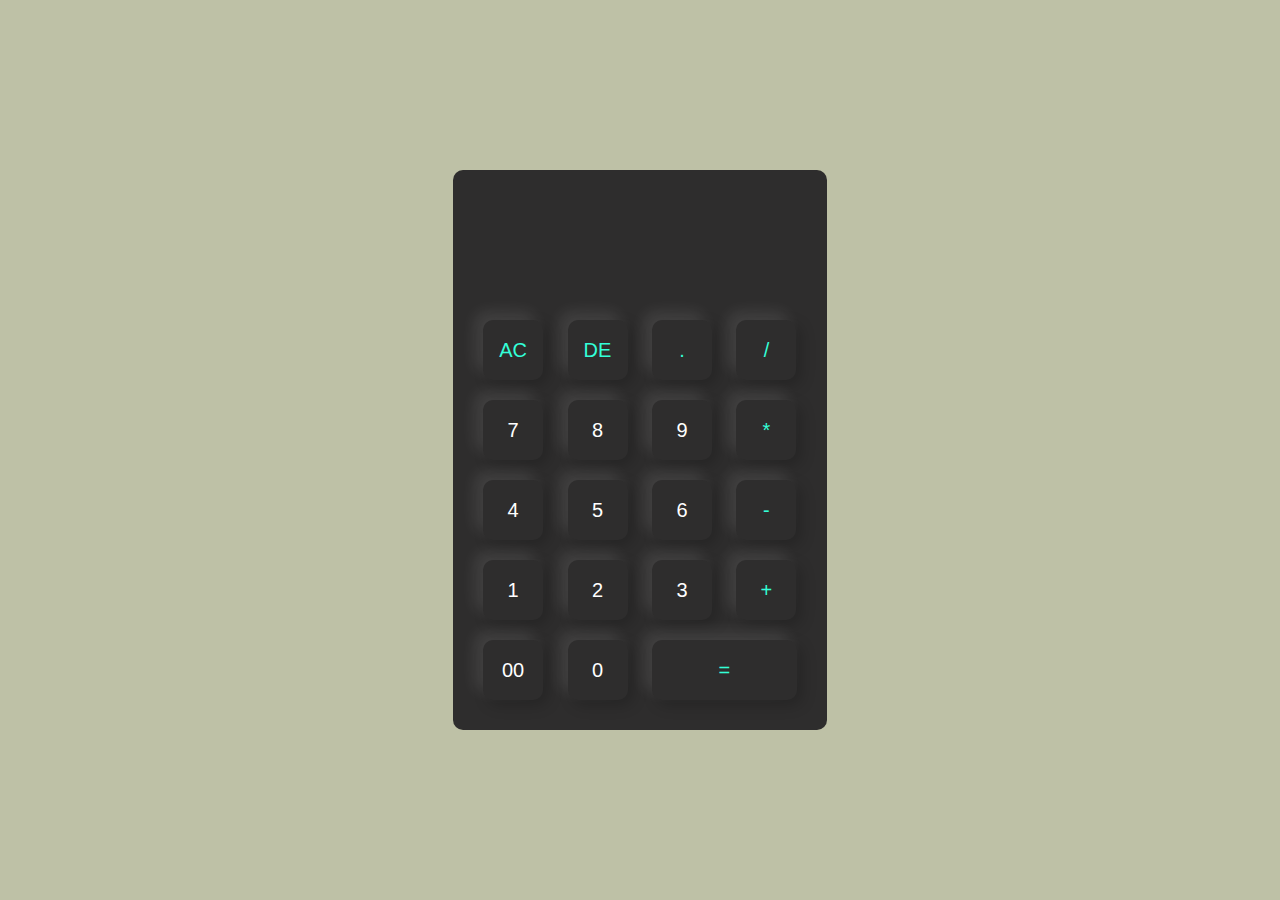
<file: Task 1/index.html>
<!DOCTYPE html>
<html lang="en">
  <head>
    <meta charset="UTF-8" />
    <meta name="viewport" content="width=device-width, initial-scale=1.0" />
    <title>Simple Calculator</title>
    <link rel="stylesheet" href="style.css" />
  </head>
  <body>
    <div class="container">
      <div class="calculator">
        <form>
          <div class="display">
            <input type="text" name="display" />
          </div>
          <div>
            <input
              type="button"
              value="AC"
              onclick="display.value = '' "
              class="operator"
            />
            <input
              type="button"
              value="DE"
              onclick="display.value = display.value.toString().slice(0,-1)"
              class="operator"
            />
            <input
              type="button"
              value="."
              onclick="display.value += '.' "
              class="operator"
            />
            <input
              type="button"
              value="/"
              onclick="display.value += '/' "
              class="operator"
            />
          </div>
          <div>
            <input type="button" value="7" onclick="display.value += '7' " />
            <input type="button" value="8" onclick="display.value += '8' " />
            <input type="button" value="9" onclick="display.value += '9' " />
            <input
              type="button"
              value="*"
              onclick="display.value += '*' "
              class="operator"
            />
          </div>
          <div>
            <input type="button" value="4" onclick="display.value += '4' " />
            <input type="button" value="5" onclick="display.value += '5' " />
            <input type="button" value="6" onclick="display.value += '6' " />
            <input
              type="button"
              value="-"
              onclick="display.value += '-' "
              class="operator"
            />
          </div>
          <div>
            <input type="button" value="1" onclick="display.value += '1' " />
            <input type="button" value="2" onclick="display.value += '2' " />
            <input type="button" value="3" onclick="display.value += '3' " />
            <input
              type="button"
              value="+"
              onclick="display.value += '+' "
              class="operator"
            />
          </div>
          <div>
            <input type="button" value="00" onclick="display.value += '00' " />
            <input type="button" value="0" onclick="display.value += '0' " />
            <input
              type="button"
              value="="
              onclick="display.value = eval(display.value)"
              class="equal operator"
            />
          </div>
        </form>
      </div>
    </div>
  </body>
</html>
</file>
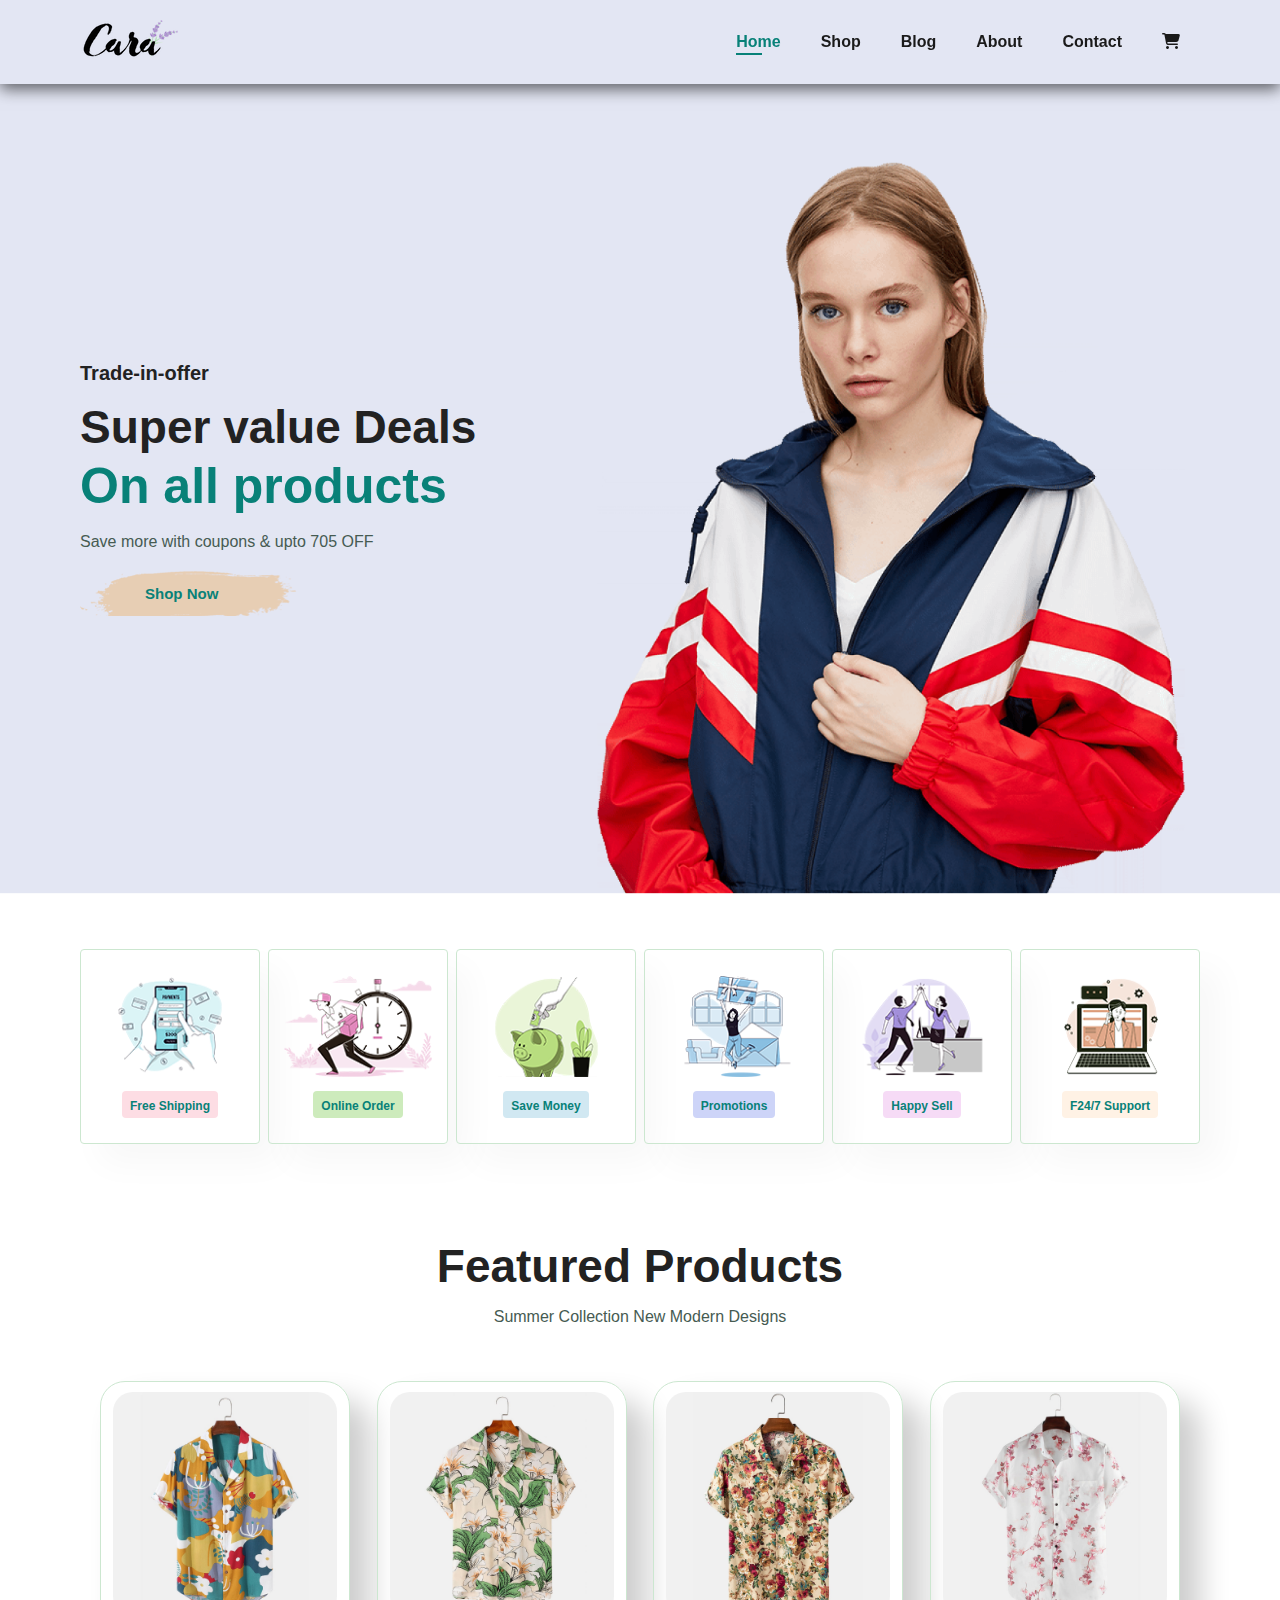
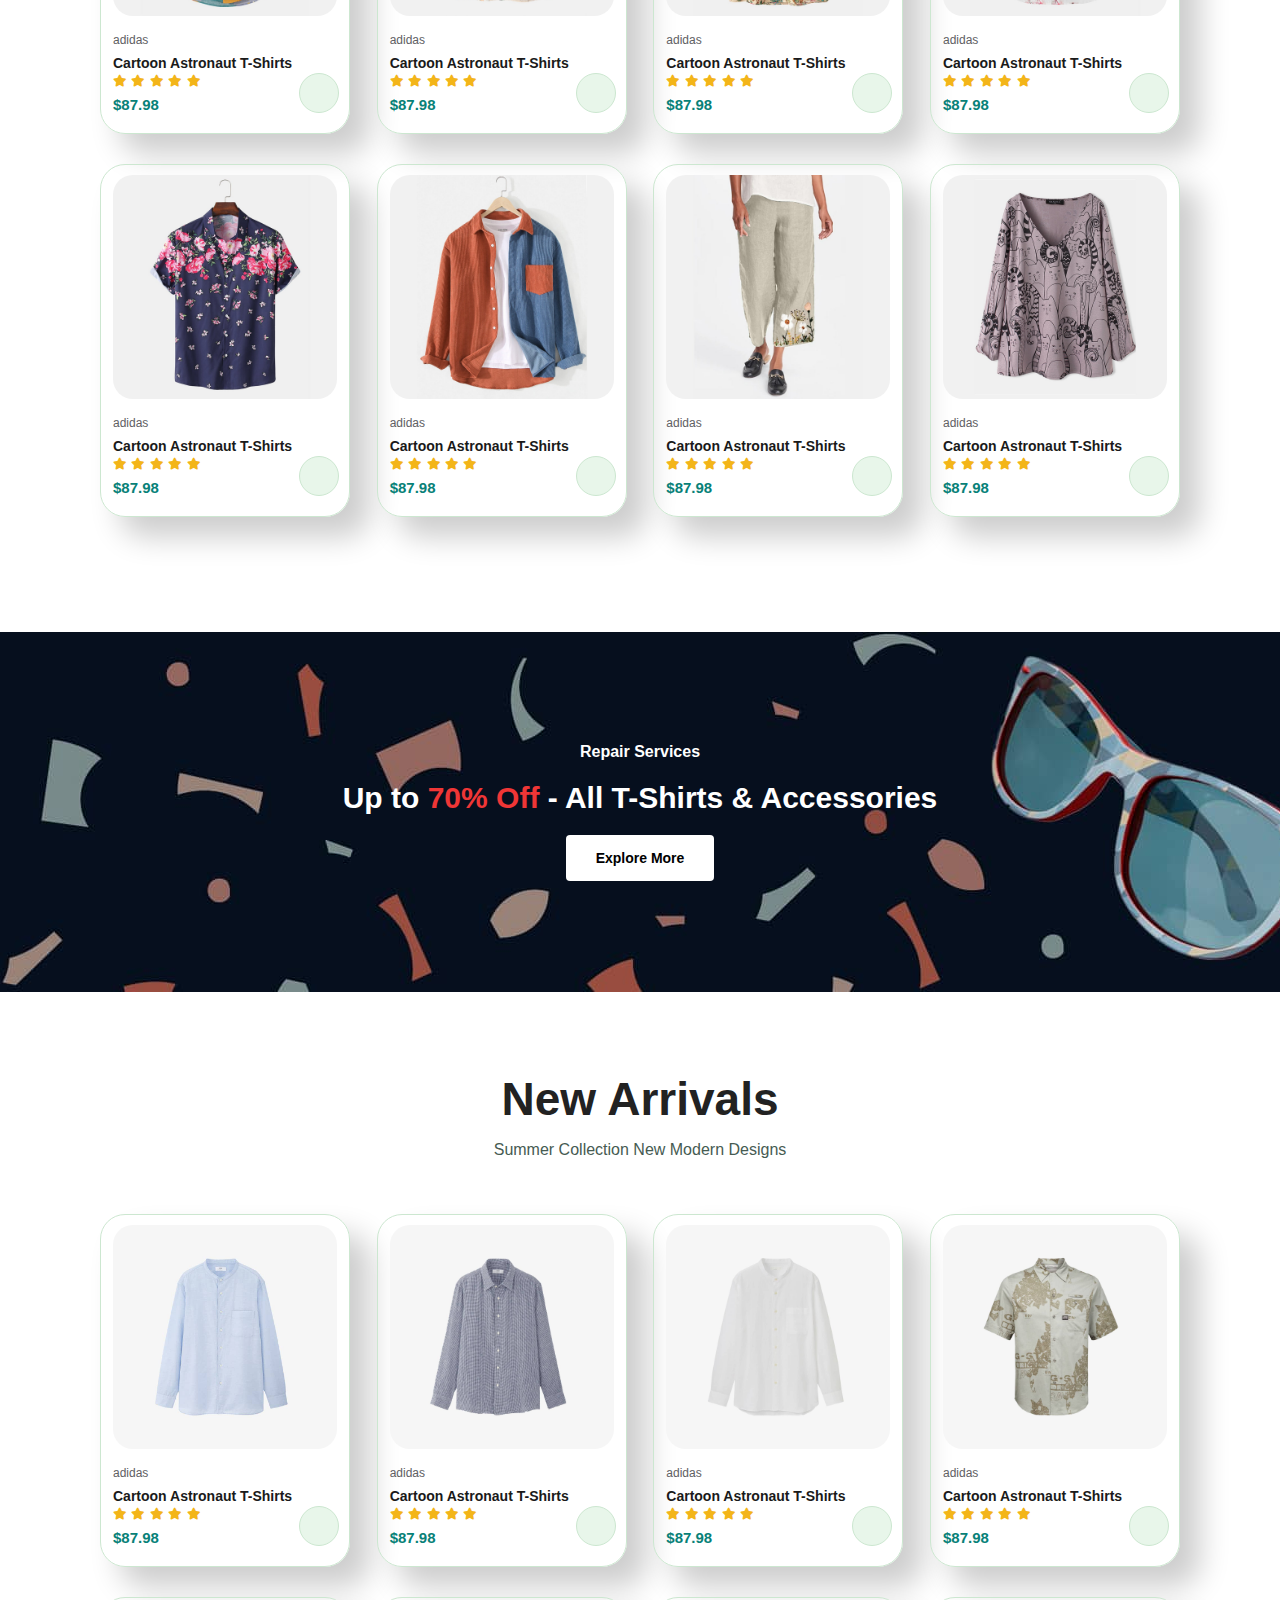
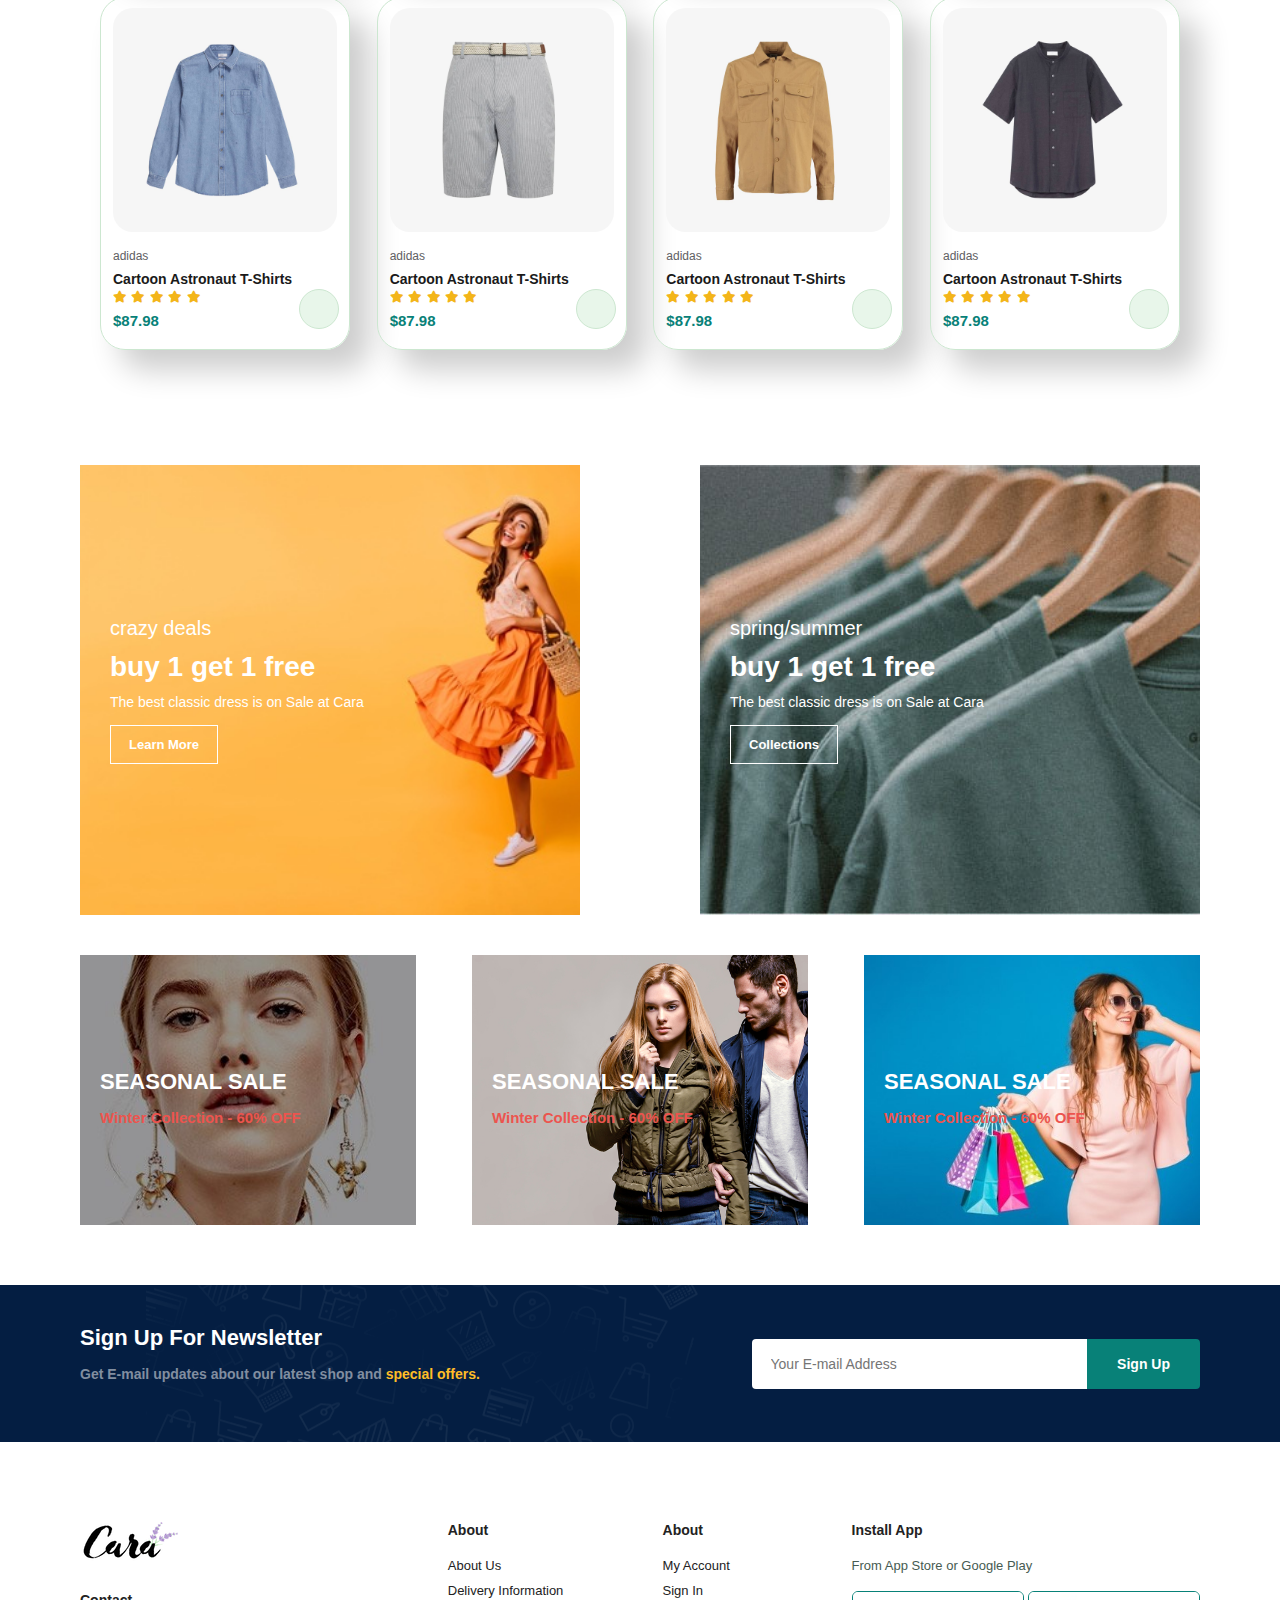
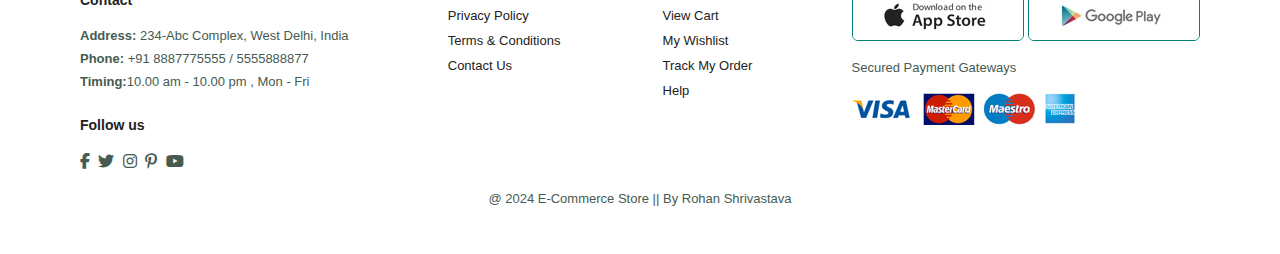
<file: Task 2/index.html>
<!DOCTYPE html>
<html lang="en">
<head>
    <meta charset="UTF-8">
    <meta name="viewport" content="width=device-width, initial-scale=1.0">
    <title>E-Commerce Website</title>
    <link rel="stylesheet" href="https://cdnjs.cloudflare.com/ajax/libs/font-awesome/6.5.2/css/all.min.css">
    <link rel="stylesheet" href="style.css">
</head>
<body>
    <section id="header">
        <a href="#"><img src="img/logo.png" class="logo" alt=""></a>
    
        <div>
            <ul id="navbar">
                <li><a class="active" href="index.html">Home</a></li>
                <li><a href="shop.html">Shop</a></li>
                <li><a href="blog.html">Blog</a></li>
                <li><a href="about.html">About</a></li>
                <li><a href="contact.html">Contact</a></li>
                <li id="lg-bag"><a href="cart.html"><i class="fa-solid fa-cart-shopping"></i></a></li>
                <a href="#" id="close"><i class="far fa-times"></i></a>
            </ul>
        </div>
        <div id="mobile">
            <a href=""><i class="fa-solid fa-cart-shopping"></i></a>
            <i id="bar" class="fas fa-outdent"></i>
        </div>
    </section>
    
    <section id="hero">
        <h4>Trade-in-offer</h4>
        <h2>Super value Deals</h2>
        <h1>On all products</h1>
        <p>Save more with coupons & upto 705 OFF</p>
        <button>Shop Now</button>

    </section>

    <section id="feature" class="section-p1">
        <div class="fe-box">
            <img src="img/features/f1.png" alt="">
            <h6>Free Shipping</h6>
        </div>

        <div class="fe-box">
            <img src="img/features/f2.png" alt="">
            <h6>Online Order</h6>
        </div>

        <div class="fe-box">
            <img src="img/features/f3.png" alt="">
            <h6>Save Money</h6>
        </div>

        <div class="fe-box">
            <img src="img/features/f4.png" alt="">
            <h6>Promotions</h6>
        </div>

        <div class="fe-box">
            <img src="img/features/f5.png" alt="">
            <h6>Happy Sell</h6>
        </div>

        <div class="fe-box">
            <img src="img/features/f6.png" alt="">
            <h6>F24/7 Support</h6>
        </div>

    </section>

    <section id="product1" class="section-p1">
        <h2>Featured Products</h2>
        <p>Summer Collection New Modern Designs</p>
        <div class="pro-container">
            <div class="pro">
                <img src="img/products/f1.jpg" alt="">
                <div class="des">
                    <span>adidas</span>
                    <h5>Cartoon Astronaut T-Shirts</h5>
                    <div class="star">
                        <i class="fas fa-star"></i>
                        <i class="fas fa-star"></i>
                        <i class="fas fa-star"></i>
                        <i class="fas fa-star"></i>
                        <i class="fas fa-star"></i>
                    </div>
                    <h4>$87.98</h4>
                </div>
                <a href="#"><i class="fal fa-shopping-cart cart"></i></a>
            </div>

            <div class="pro">
                <img src="img/products/f2.jpg" alt="">
                <div class="des">
                    <span>adidas</span>
                    <h5>Cartoon Astronaut T-Shirts</h5>
                    <div class="star">
                        <i class="fas fa-star"></i>
                        <i class="fas fa-star"></i>
                        <i class="fas fa-star"></i>
                        <i class="fas fa-star"></i>
                        <i class="fas fa-star"></i>
                    </div>
                    <h4>$87.98</h4>
                </div>
                <a href="#"><i class="fal fa-shopping-cart cart"></i></a>
            </div>

            <div class="pro">
                <img src="img/products/f3.jpg" alt="">
                <div class="des">
                    <span>adidas</span>
                    <h5>Cartoon Astronaut T-Shirts</h5>
                    <div class="star">
                        <i class="fas fa-star"></i>
                        <i class="fas fa-star"></i>
                        <i class="fas fa-star"></i>
                        <i class="fas fa-star"></i>
                        <i class="fas fa-star"></i>
                    </div>
                    <h4>$87.98</h4>
                </div>
                <a href="#"><i class="fal fa-shopping-cart cart"></i></a>
            </div>

            <div class="pro">
                <img src="img/products/f4.jpg" alt="">
                <div class="des">
                    <span>adidas</span>
                    <h5>Cartoon Astronaut T-Shirts</h5>
                    <div class="star">
                        <i class="fas fa-star"></i>
                        <i class="fas fa-star"></i>
                        <i class="fas fa-star"></i>
                        <i class="fas fa-star"></i>
                        <i class="fas fa-star"></i>
                    </div>
                    <h4>$87.98</h4>
                </div>
                <a href="#"><i class="fal fa-shopping-cart cart"></i></a>
            </div>

            <div class="pro">
                <img src="img/products/f5.jpg" alt="">
                <div class="des">
                    <span>adidas</span>
                    <h5>Cartoon Astronaut T-Shirts</h5>
                    <div class="star">
                        <i class="fas fa-star"></i>
                        <i class="fas fa-star"></i>
                        <i class="fas fa-star"></i>
                        <i class="fas fa-star"></i>
                        <i class="fas fa-star"></i>
                    </div>
                    <h4>$87.98</h4>
                </div>
                <a href="#"><i class="fal fa-shopping-cart cart"></i></a>
            </div>

            <div class="pro">
                <img src="img/products/f6.jpg" alt="">
                <div class="des">
                    <span>adidas</span>
                    <h5>Cartoon Astronaut T-Shirts</h5>
                    <div class="star">
                        <i class="fas fa-star"></i>
                        <i class="fas fa-star"></i>
                        <i class="fas fa-star"></i>
                        <i class="fas fa-star"></i>
                        <i class="fas fa-star"></i>
                    </div>
                    <h4>$87.98</h4>
                </div>
                <a href="#"><i class="fal fa-shopping-cart cart"></i></a>
            </div>

            <div class="pro">
                <img src="img/products/f7.jpg" alt="">
                <div class="des">
                    <span>adidas</span>
                    <h5>Cartoon Astronaut T-Shirts</h5>
                    <div class="star">
                        <i class="fas fa-star"></i>
                        <i class="fas fa-star"></i>
                        <i class="fas fa-star"></i>
                        <i class="fas fa-star"></i>
                        <i class="fas fa-star"></i>
                    </div>
                    <h4>$87.98</h4>
                </div>
                <a href="#"><i class="fal fa-shopping-cart cart"></i></a>
            </div>

            <div class="pro">
                <img src="img/products/f8.jpg" alt="">
                <div class="des">
                    <span>adidas</span>
                    <h5>Cartoon Astronaut T-Shirts</h5>
                    <div class="star">
                        <i class="fas fa-star"></i>
                        <i class="fas fa-star"></i>
                        <i class="fas fa-star"></i>
                        <i class="fas fa-star"></i>
                        <i class="fas fa-star"></i>
                    </div>
                    <h4>$87.98</h4>
                </div>
                <a href="#"><i class="fal fa-shopping-cart cart"></i></a>
            </div>
        </div>
    </section>

    <section id="banner" class="section-m1">
        <h4>Repair Services</h4>
        <h2>Up to <span>70% Off </span>- All T-Shirts & Accessories</h2>
        <button class="normal">Explore More</button>
    </section>

    <section id="product1" class="section-p1">
        <h2>New Arrivals</h2>
        <p>Summer Collection New Modern Designs</p>
        <div class="pro-container">
            <div class="pro">
                <img src="img/products/n1.jpg" alt="">
                <div class="des">
                    <span>adidas</span>
                    <h5>Cartoon Astronaut T-Shirts</h5>
                    <div class="star">
                        <i class="fas fa-star"></i>
                        <i class="fas fa-star"></i>
                        <i class="fas fa-star"></i>
                        <i class="fas fa-star"></i>
                        <i class="fas fa-star"></i>
                    </div>
                    <h4>$87.98</h4>
                </div>
                <a href="#"><i class="fal fa-shopping-cart cart"></i></a>
            </div>

            <div class="pro">
                <img src="img/products/n2.jpg" alt="">
                <div class="des">
                    <span>adidas</span>
                    <h5>Cartoon Astronaut T-Shirts</h5>
                    <div class="star">
                        <i class="fas fa-star"></i>
                        <i class="fas fa-star"></i>
                        <i class="fas fa-star"></i>
                        <i class="fas fa-star"></i>
                        <i class="fas fa-star"></i>
                    </div>
                    <h4>$87.98</h4>
                </div>
                <a href="#"><i class="fal fa-shopping-cart cart"></i></a>
            </div>

            <div class="pro">
                <img src="img/products/n3.jpg" alt="">
                <div class="des">
                    <span>adidas</span>
                    <h5>Cartoon Astronaut T-Shirts</h5>
                    <div class="star">
                        <i class="fas fa-star"></i>
                        <i class="fas fa-star"></i>
                        <i class="fas fa-star"></i>
                        <i class="fas fa-star"></i>
                        <i class="fas fa-star"></i>
                    </div>
                    <h4>$87.98</h4>
                </div>
                <a href="#"><i class="fal fa-shopping-cart cart"></i></a>
            </div>

            <div class="pro">
                <img src="img/products/n4.jpg" alt="">
                <div class="des">
                    <span>adidas</span>
                    <h5>Cartoon Astronaut T-Shirts</h5>
                    <div class="star">
                        <i class="fas fa-star"></i>
                        <i class="fas fa-star"></i>
                        <i class="fas fa-star"></i>
                        <i class="fas fa-star"></i>
                        <i class="fas fa-star"></i>
                    </div>
                    <h4>$87.98</h4>
                </div>
                <a href="#"><i class="fal fa-shopping-cart cart"></i></a>
            </div>

            <div class="pro">
                <img src="img/products/n5.jpg" alt="">
                <div class="des">
                    <span>adidas</span>
                    <h5>Cartoon Astronaut T-Shirts</h5>
                    <div class="star">
                        <i class="fas fa-star"></i>
                        <i class="fas fa-star"></i>
                        <i class="fas fa-star"></i>
                        <i class="fas fa-star"></i>
                        <i class="fas fa-star"></i>
                    </div>
                    <h4>$87.98</h4>
                </div>
                <a href="#"><i class="fal fa-shopping-cart cart"></i></a>
            </div>

            <div class="pro">
                <img src="img/products/n6.jpg" alt="">
                <div class="des">
                    <span>adidas</span>
                    <h5>Cartoon Astronaut T-Shirts</h5>
                    <div class="star">
                        <i class="fas fa-star"></i>
                        <i class="fas fa-star"></i>
                        <i class="fas fa-star"></i>
                        <i class="fas fa-star"></i>
                        <i class="fas fa-star"></i>
                    </div>
                    <h4>$87.98</h4>
                </div>
                <a href="#"><i class="fal fa-shopping-cart cart"></i></a>
            </div>

            <div class="pro">
                <img src="img/products/n7.jpg" alt="">
                <div class="des">
                    <span>adidas</span>
                    <h5>Cartoon Astronaut T-Shirts</h5>
                    <div class="star">
                        <i class="fas fa-star"></i>
                        <i class="fas fa-star"></i>
                        <i class="fas fa-star"></i>
                        <i class="fas fa-star"></i>
                        <i class="fas fa-star"></i>
                    </div>
                    <h4>$87.98</h4>
                </div>
                <a href="#"><i class="fal fa-shopping-cart cart"></i></a>
            </div>

            <div class="pro">
                <img src="img/products/n8.jpg" alt="">
                <div class="des">
                    <span>adidas</span>
                    <h5>Cartoon Astronaut T-Shirts</h5>
                    <div class="star">
                        <i class="fas fa-star"></i>
                        <i class="fas fa-star"></i>
                        <i class="fas fa-star"></i>
                        <i class="fas fa-star"></i>
                        <i class="fas fa-star"></i>
                    </div>
                    <h4>$87.98</h4>
                </div>
                <a href="#"><i class="fal fa-shopping-cart cart"></i></a>
            </div>
        </div>
    </section>

    <section id="sm-banner" class="section-p1">
        <div class="banner-box">
            <h4>crazy deals</h4>
            <h2>buy 1 get 1 free</h2>
            <span>The best classic dress is on Sale at Cara</span>
            <button class="white">Learn More</button>
        </div>

        <div class="banner-box banner-box2">
            <h4>spring/summer</h4>
            <h2>buy 1 get 1 free</h2>
            <span>The best classic dress is on Sale at Cara</span>
            <button class="white">Collections</button>
        </div>
    </section>


    <section id="banner3">
        <div class="banner-box">
            <h2>SEASONAL SALE</h2>
            <h3>Winter Collection - 60% OFF</h3>
        </div>

        <div class="banner-box banner-box2">
            <h2>SEASONAL SALE</h2>
            <h3>Winter Collection - 60% OFF</h3>
        </div>

        <div class="banner-box banner-box3">
            <h2>SEASONAL SALE</h2>
            <h3>Winter Collection - 60% OFF</h3>
        </div>
    </section>
 
    <section id="newsletter" class="section-p1 section-m1"> 
        <div class="newstext">
            <h4>Sign Up For Newsletter</h4>
            <p>Get E-mail updates about our latest shop and <span>special offers.</span></p>
        </div>
        <div class="form">
            <input type="text" placeholder="Your E-mail Address">
            <button class="normal">Sign Up</button>
        </div>
    </section>
 
    <footer class="section-p1">
        <div class="col">
            <img class="logo" src="img/logo.png" alt="">
            <h4>Contact</h4>
            <p><strong>Address:</strong> 234-Abc Complex, West Delhi, India</p>
            <p><strong>Phone:</strong>  +91 8887775555 / 5555888877</p>
            <p><strong>Timing:</strong>10.00 am - 10.00 pm , Mon - Fri</p>
            <div class="follow">
                <h4>Follow us</h4>
                <div class="icon">
                    <i class="fab fa-facebook-f"></i>
                    <i class="fab fa-twitter"></i>
                    <i class="fab fa-instagram"></i>
                    <i class="fab fa-pinterest-p"></i>
                    <i class="fab fa-youtube"></i>
                </div>
            </div>
        </div>


        <div class="col">
            <h4>About</h4>
            <a href="#">About Us</a>
            <a href="#">Delivery Information</a>
            <a href="#">Privacy Policy</a>
            <a href="#">Terms & Conditions</a>
            <a href="#">Contact Us</a>
        </div>

        <div class="col">
            <h4>About</h4>
            <a href="#">My Account</a>
            <a href="#">Sign In</a>
            <a href="#">View Cart</a>
            <a href="#">My Wishlist</a>
            <a href="#">Track My Order</a>
            <a href="#">Help</a>
        </div>

        <div class="col install">
            <h4>Install App</h4>
            <p>From App Store or Google Play</p>
            <div class="row">
                <img src="img/pay/app.jpg" alt="">
                <img src="img/pay/play.jpg" alt="">
            </div>
            <p>Secured Payment Gateways</p>
            <img src="img/pay/pay.png" alt="">
        </div>

        <div class="copyright">
            <p>@ 2024 E-Commerce Store || By Rohan Shrivastava</p>
        </div>

    </footer>
 
 
    <script src="script.js"></script>
</body>
</html>
</file>
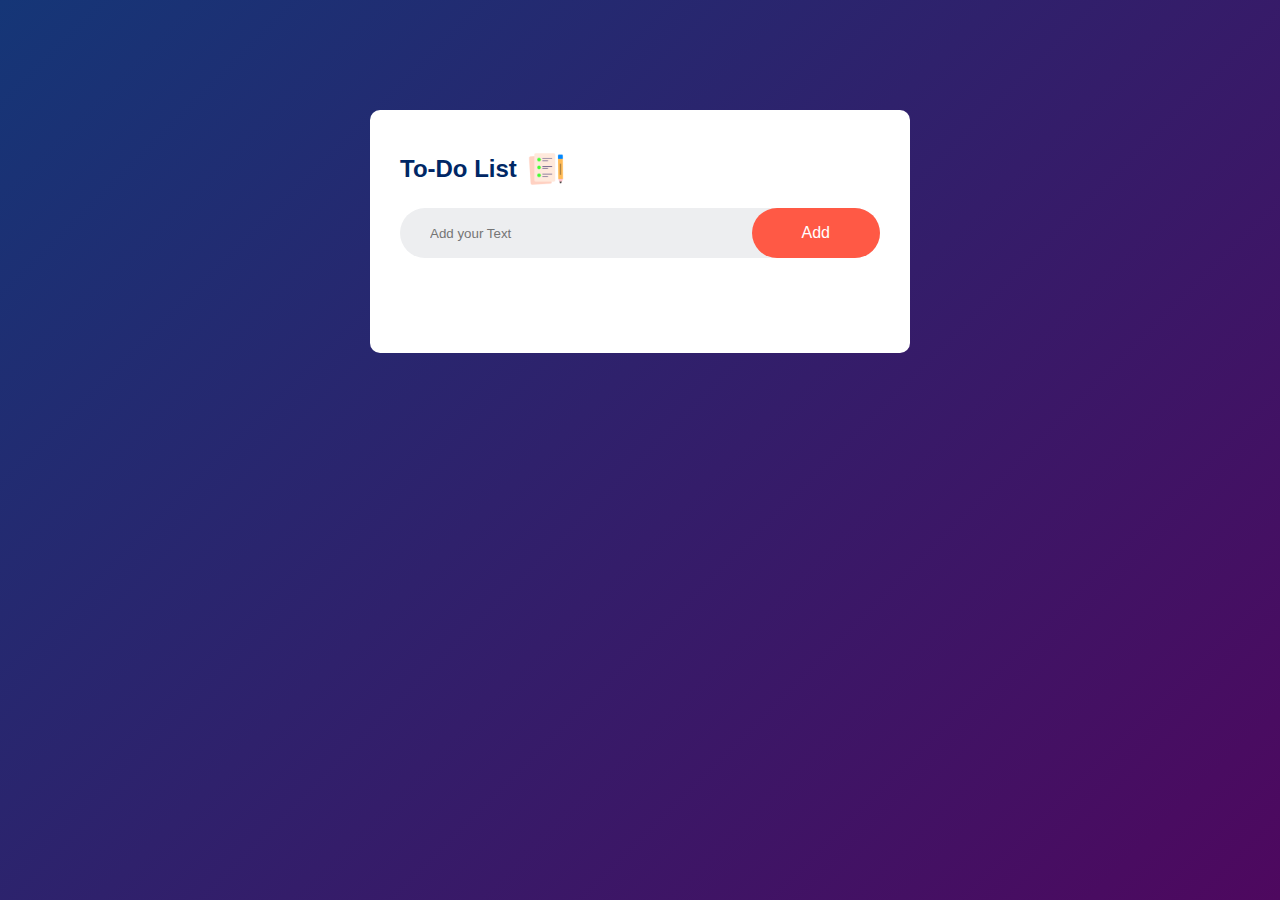
<file: Task 3/index.html>
<!DOCTYPE html>
<html lang="en">
<head>
    <meta charset="UTF-8">
    <meta name="viewport" content="width=device-width, initial-scale=1.0">
    <title>To Do List App</title>
        <link rel="stylesheet" href="style.css">
</head>
<body>
    <div class="container">
        <div class="todo-app">
            <h2>To-Do List <img src="images/icon.png"> </h2>
            <div class="row">
                <input type="text" id="input-box" placeholder="Add your Text">
                <button onclick="addTask()">Add</button>
            </div>
            <ul id="list-container">
                <!-- <li class="checked">Task 1</li>
                <li>Task 2</li>
                <li>Task 3</li> -->
            </ul>
        </div>
    </div>

    <script src="script.js"></script>
</body>
</html>
</file>
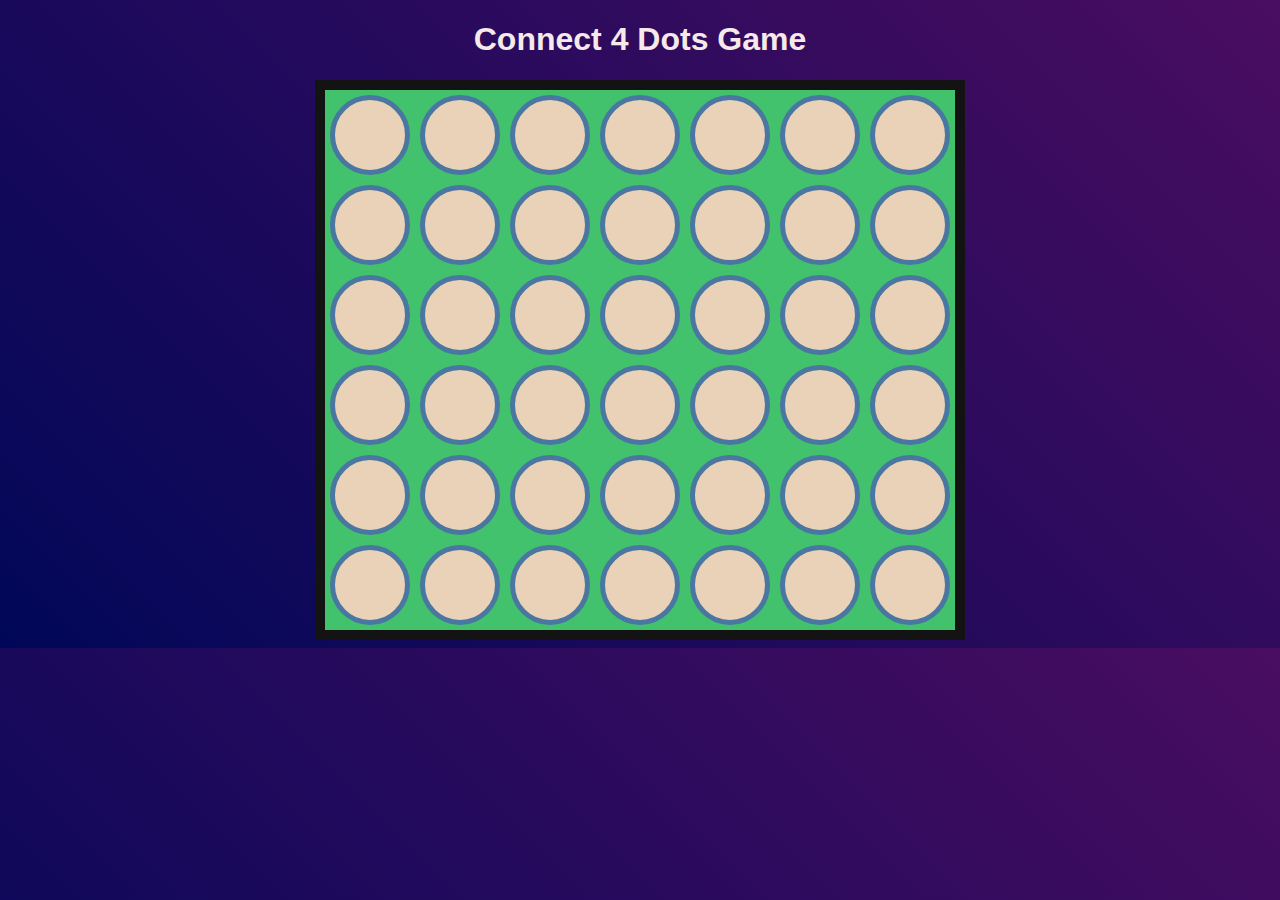
<file: Task 4/index.html>
<!DOCTYPE html>
<html lang="en">
<head>
    <meta charset="UTF-8">
    <meta http-equiv="X-UA-Compatible" content="IE=edge">
    <meta name="viewport" content="width=device-width, initial-scale=1.0, user-scalable=no">
    <title>Connect 4</title>
    <link rel="stylesheet" href="style.css">
    
</head>
<body>
    <h1>Connect 4 Dots Game</h1>
    <h2 id="winner"></h2>
    <div id="board"></div>
    <script src="script.js"></script>
</body>
</html>
</file>
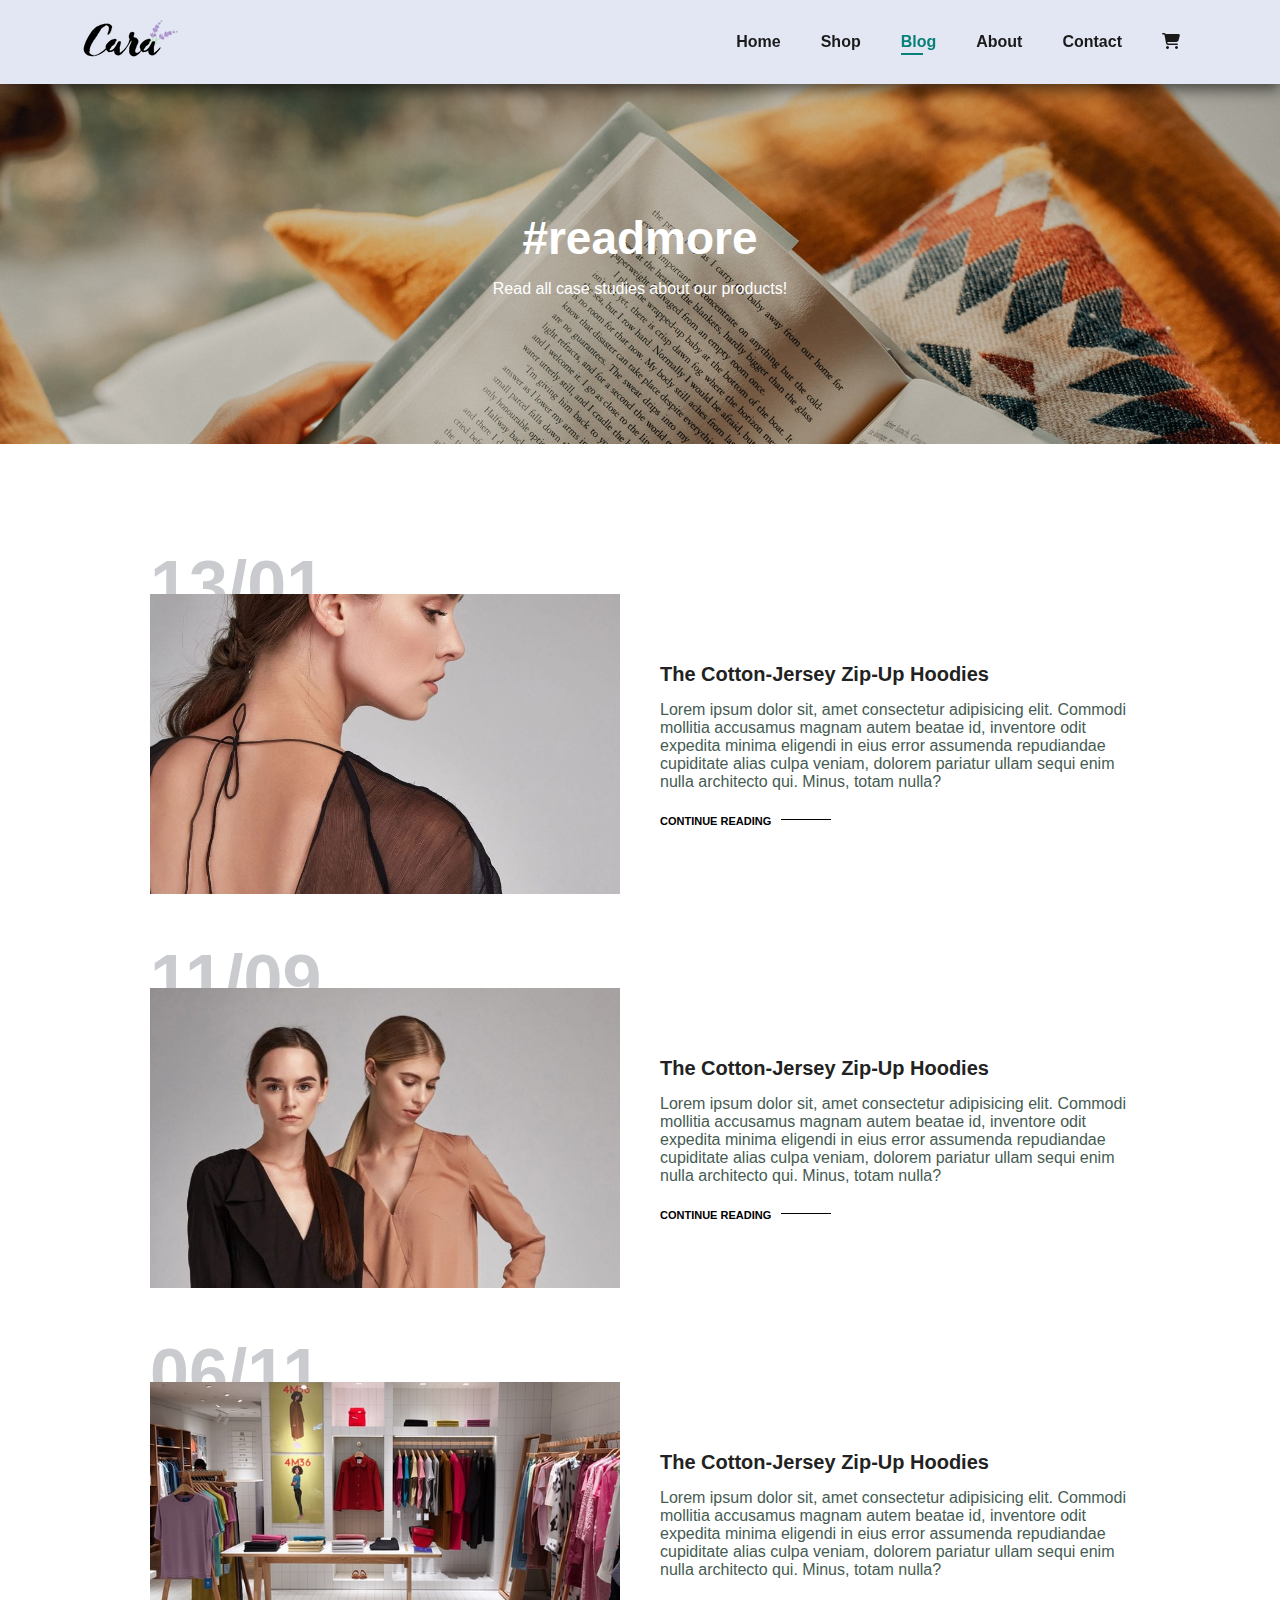
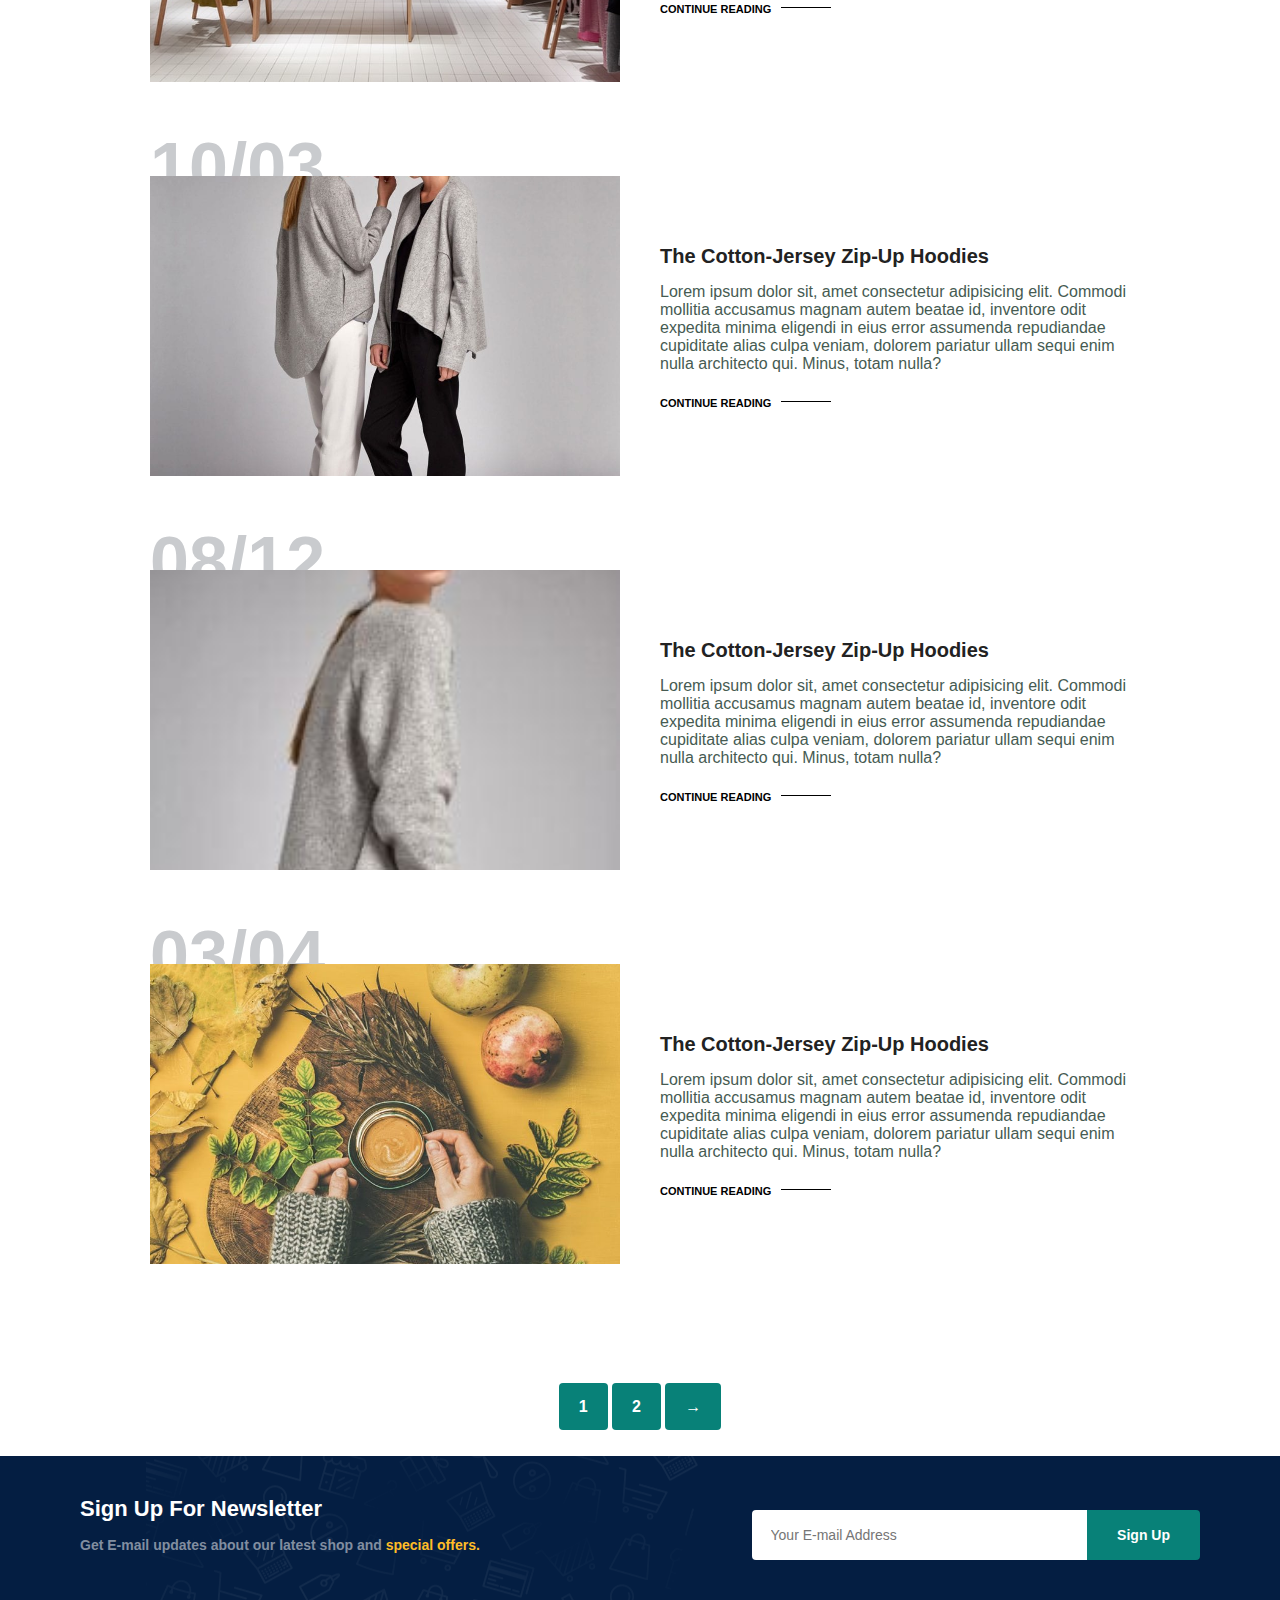
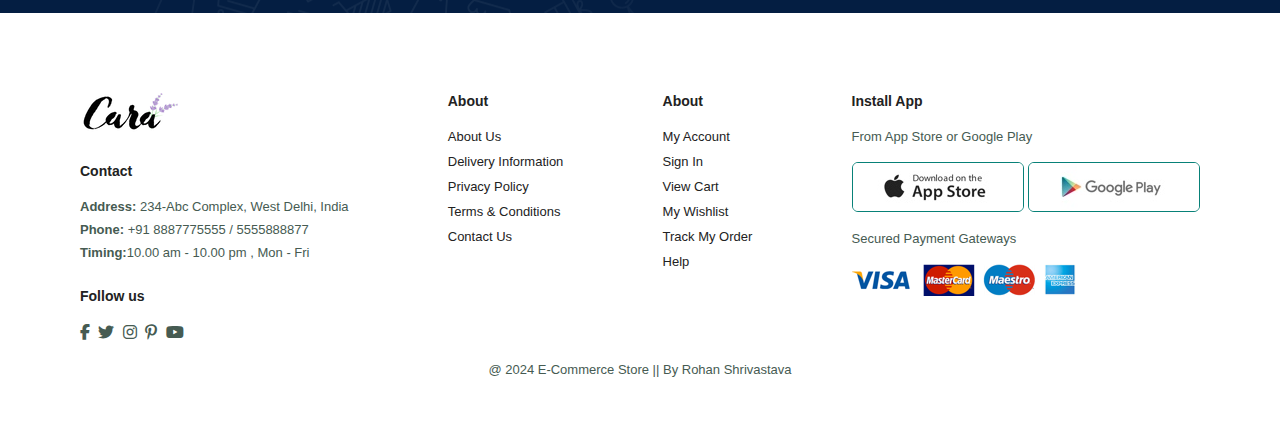
<file: Task 2/blog.html>
<!DOCTYPE html>
<html lang="en">
  <head>
    <meta charset="UTF-8" />
    <meta name="viewport" content="width=device-width, initial-scale=1.0" />
    <title>E-Commerce Website</title>
    <link
      rel="stylesheet"
      href="https://cdnjs.cloudflare.com/ajax/libs/font-awesome/6.5.2/css/all.min.css"
    />
    <link rel="stylesheet" href="style.css" />
  </head>
  <body>
    <section id="header">
      <a href="#"><img src="img/logo.png" class="logo" alt="" /></a>

      <div>
        <ul id="navbar">
          <li><a href="index.html">Home</a></li>
          <li><a  href="shop.html">Shop</a></li>
          <li><a class="active" href="blog.html">Blog</a></li>
          <li><a href="about.html">About</a></li>
          <li><a href="contact.html">Contact</a></li>
          <li id="lg-bag">
            <a href="cart.html"><i class="fa-solid fa-cart-shopping"></i></a>
          </li>
          <a href="#" id="close"><i class="far fa-times"></i></a>
        </ul>
      </div>
      <div id="mobile">
        <a href=""><i class="fa-solid fa-cart-shopping"></i></a>
        <i id="bar" class="fas fa-outdent"></i>
      </div>
    </section>

    <section id="page-header" class="blog-header">
      <h2>#readmore</h2>
      <p>Read all case studies about our products!</p>
    </section>

    <section id="blog">
        <div class="blog-box">
            <div class="blog-img">
                <img src="img/blog/b1.jpg" alt="">
            </div>

            <div class="blog-details">
                <h4>The Cotton-Jersey Zip-Up Hoodies</h4>
                <p>Lorem ipsum dolor sit, amet consectetur adipisicing elit. Commodi mollitia accusamus magnam autem beatae id, inventore odit expedita minima eligendi in eius error assumenda repudiandae cupiditate alias culpa veniam, dolorem pariatur ullam sequi enim nulla architecto qui. Minus, totam nulla?</p>
                <a href="#">CONTINUE READING</a>
            </div>
            <h1>13/01</h1>
        </div>

        <div class="blog-box">
            <div class="blog-img">
                <img src="img/blog/b2.jpg" alt="">
            </div>

            <div class="blog-details">
                <h4>The Cotton-Jersey Zip-Up Hoodies</h4>
                <p>Lorem ipsum dolor sit, amet consectetur adipisicing elit. Commodi mollitia accusamus magnam autem beatae id, inventore odit expedita minima eligendi in eius error assumenda repudiandae cupiditate alias culpa veniam, dolorem pariatur ullam sequi enim nulla architecto qui. Minus, totam nulla?</p>
                <a href="#">CONTINUE READING</a>
            </div>
            <h1>11/09</h1>
        </div>

        <div class="blog-box">
            <div class="blog-img">
                <img src="img/blog/b3.jpg" alt="">
            </div>

            <div class="blog-details">
                <h4>The Cotton-Jersey Zip-Up Hoodies</h4>
                <p>Lorem ipsum dolor sit, amet consectetur adipisicing elit. Commodi mollitia accusamus magnam autem beatae id, inventore odit expedita minima eligendi in eius error assumenda repudiandae cupiditate alias culpa veniam, dolorem pariatur ullam sequi enim nulla architecto qui. Minus, totam nulla?</p>
                <a href="#">CONTINUE READING</a>
            </div>
            <h1>06/11</h1>
        </div>

        <div class="blog-box">
            <div class="blog-img">
                <img src="img/blog/b4.jpg" alt="">
            </div>

            <div class="blog-details">
                <h4>The Cotton-Jersey Zip-Up Hoodies</h4>
                <p>Lorem ipsum dolor sit, amet consectetur adipisicing elit. Commodi mollitia accusamus magnam autem beatae id, inventore odit expedita minima eligendi in eius error assumenda repudiandae cupiditate alias culpa veniam, dolorem pariatur ullam sequi enim nulla architecto qui. Minus, totam nulla?</p>
                <a href="#">CONTINUE READING</a>
            </div>
            <h1>10/03</h1>
        </div>

        <div class="blog-box">
            <div class="blog-img">
                <img src="img/blog/b5.jpg" alt="">
            </div>

            <div class="blog-details">
                <h4>The Cotton-Jersey Zip-Up Hoodies</h4>
                <p>Lorem ipsum dolor sit, amet consectetur adipisicing elit. Commodi mollitia accusamus magnam autem beatae id, inventore odit expedita minima eligendi in eius error assumenda repudiandae cupiditate alias culpa veniam, dolorem pariatur ullam sequi enim nulla architecto qui. Minus, totam nulla?</p>
                <a href="#">CONTINUE READING</a>
            </div>
            <h1>08/12</h1>
        </div>

        <div class="blog-box">
            <div class="blog-img">
                <img src="img/blog/b6.jpg" alt="">
            </div>

            <div class="blog-details">
                <h4>The Cotton-Jersey Zip-Up Hoodies</h4>
                <p>Lorem ipsum dolor sit, amet consectetur adipisicing elit. Commodi mollitia accusamus magnam autem beatae id, inventore odit expedita minima eligendi in eius error assumenda repudiandae cupiditate alias culpa veniam, dolorem pariatur ullam sequi enim nulla architecto qui. Minus, totam nulla?</p>
                <a href="#">CONTINUE READING</a>
            </div>
            <h1>03/04</h1>
        </div>
    </section>

    <section id="pagination" class="section-m1">
        <a href="#">1</a>
        <a href="#">2</a>
        <a href="#">→</i></a>

    </section>

    <section id="newsletter" class="section-p1 section-m1">
      <div class="newstext">
        <h4>Sign Up For Newsletter</h4>
        <p>
          Get E-mail updates about our latest shop and
          <span>special offers.</span>
        </p>
      </div>
      <div class="form">
        <input type="text" placeholder="Your E-mail Address" />
        <button class="normal">Sign Up</button>
      </div>
    </section>

    <footer class="section-p1">
      <div class="col">
        <img class="logo" src="img/logo.png" alt="" />
        <h4>Contact</h4>
        <p><strong>Address:</strong> 234-Abc Complex, West Delhi, India</p>
        <p><strong>Phone:</strong> +91 8887775555 / 5555888877</p>
        <p><strong>Timing:</strong>10.00 am - 10.00 pm , Mon - Fri</p>
        <div class="follow">
          <h4>Follow us</h4>
          <div class="icon">
            <i class="fab fa-facebook-f"></i>
            <i class="fab fa-twitter"></i>
            <i class="fab fa-instagram"></i>
            <i class="fab fa-pinterest-p"></i>
            <i class="fab fa-youtube"></i>
          </div>
        </div>
      </div>

      <div class="col">
        <h4>About</h4>
        <a href="#">About Us</a>
        <a href="#">Delivery Information</a>
        <a href="#">Privacy Policy</a>
        <a href="#">Terms & Conditions</a>
        <a href="#">Contact Us</a>
      </div>

      <div class="col">
        <h4>About</h4>
        <a href="#">My Account</a>
        <a href="#">Sign In</a>
        <a href="#">View Cart</a>
        <a href="#">My Wishlist</a>
        <a href="#">Track My Order</a>
        <a href="#">Help</a>
      </div>

      <div class="col install">
        <h4>Install App</h4>
        <p>From App Store or Google Play</p>
        <div class="row">
          <img src="img/pay/app.jpg" alt="" />
          <img src="img/pay/play.jpg" alt="" />
        </div>
        <p>Secured Payment Gateways</p>
        <img src="img/pay/pay.png" alt="" />
      </div>

      <div class="copyright">
        <p>@ 2024 E-Commerce Store || By Rohan Shrivastava</p>
      </div>
    </footer>

    <script src="script.js"></script>
  </body>
</html>
</file>
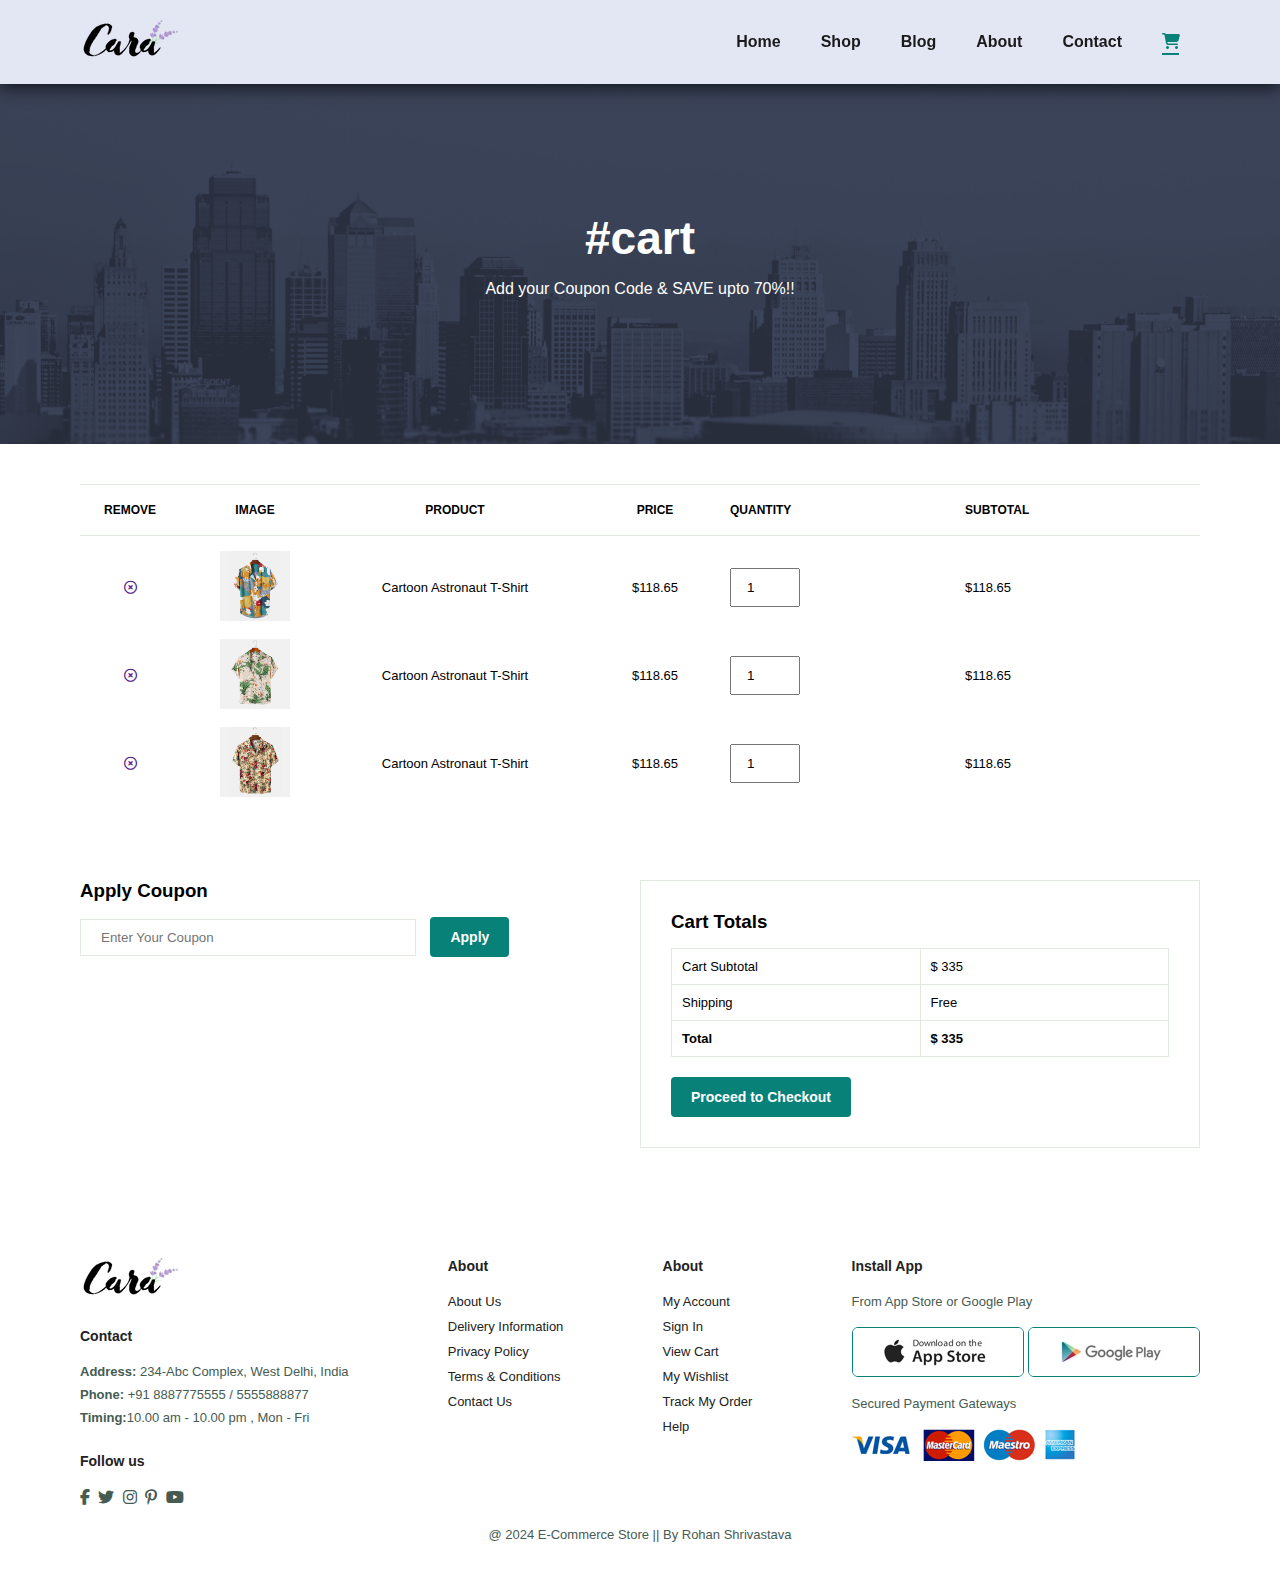
<file: Task 2/cart.html>
<!DOCTYPE html>
<html lang="en">
  <head>
    <meta charset="UTF-8" />
    <meta name="viewport" content="width=device-width, initial-scale=1.0" />
    <title>E-Commerce Website</title>
    
    <link
      rel="stylesheet"
      href="https://cdnjs.cloudflare.com/ajax/libs/font-awesome/6.5.2/css/all.min.css"
    />
    <link rel="stylesheet" href="style.css" />
  </head>
  <body>
    <section id="header">
      <a href="#"><img src="img/logo.png" class="logo" alt="" /></a>

      <div>
        <ul id="navbar">
          <li><a href="index.html">Home</a></li>
          <li><a href="shop.html">Shop</a></li>
          <li><a href="blog.html">Blog</a></li>
          <li><a  href="about.html">About</a></li>
          <li><a  href="contact.html">Contact</a></li>
          <li id="lg-bag">
            <a class="active" href="cart.html"><i class="fa-solid fa-cart-shopping"></i></i></a>
          </li>
          <a href="#" id="close"><i class="far fa-times"></i></a>
        </ul>
      </div>
      <div id="mobile">
        <a href=""><i class="fa-solid fa-cart-shopping"></i></a>
        <i id="bar" class="fas fa-outdent"></i>
      </div>
    </section>

    <section id="page-header" class="about-header">
      <h2>#cart</h2>
      <p>Add your Coupon Code & SAVE upto 70%!!</p>
    </section>

    <section id="cart" class="section-p1">
        <table width="100%">
            <thead>
                <tr>
                    <td>Remove</td>
                    <td>Image</td>
                    <td>Product</td>
                    <td>Price</td>
                    <td>Quantity</td>
                    <td>Subtotal</td>
                </tr>
            </thead>
            <tbody>
                <tr>
                    <td><a href=""><i class="far fa-times-circle"></i></a></td>
                    <td><img src="img/products/f1.jpg" alt=""></td>
                    <td>Cartoon Astronaut T-Shirt</td>
                    <td>$118.65</td>
                    <td><input type="number" value="1"></td>
                    <td>$118.65</td>
                </tr>

                <tr>
                    <td><a href=""><i class="far fa-times-circle"></i></a></td>
                    <td><img src="img/products/f2.jpg" alt=""></td>
                    <td>Cartoon Astronaut T-Shirt</td>
                    <td>$118.65</td>
                    <td><input type="number" value="1"></td>
                    <td>$118.65</td>
                </tr>

                <tr>
                    <td><a href=""><i class="far fa-times-circle"></i></a></td>
                    <td><img src="img/products/f3.jpg" alt=""></td>
                    <td>Cartoon Astronaut T-Shirt</td>
                    <td>$118.65</td>
                    <td><input type="number" value="1"></td>
                    <td>$118.65</td>
                </tr>
            </tbody>
        </table>
    </section>

    <section id="cart-add" class="section-p1">
        <div id="coupon">
            <h3>Apply Coupon</h3>
            <div>
                <input type="text" placeholder="Enter Your Coupon">
                <button class="normal">Apply</button>
            </div>
        </div>

        <div id="subtotal">
            <h3>Cart Totals</h3>
            <table>
                <tr>
                    <td>Cart Subtotal</td>
                    <td>$ 335</td>
                </tr>
                <tr>
                    <td>Shipping</td>
                    <td>Free</td>
                </tr>
                <tr>
                    <td><strong>Total</strong></td>
                    <td><strong>$ 335</strong></td>
                </tr>
            </table>
            <button class="normal">Proceed to Checkout</button>
        </div>
    </section>

    <footer class="section-p1">
      <div class="col">
        <img class="logo" src="img/logo.png" alt="" />
        <h4>Contact</h4>
        <p><strong>Address:</strong> 234-Abc Complex, West Delhi, India</p>
        <p><strong>Phone:</strong> +91 8887775555 / 5555888877</p>
        <p><strong>Timing:</strong>10.00 am - 10.00 pm , Mon - Fri</p>
        <div class="follow">
          <h4>Follow us</h4>
          <div class="icon">
            <i class="fab fa-facebook-f"></i>
            <i class="fab fa-twitter"></i>
            <i class="fab fa-instagram"></i>
            <i class="fab fa-pinterest-p"></i>
            <i class="fab fa-youtube"></i>
          </div>
        </div>
      </div>

      <div class="col">
        <h4>About</h4>
        <a href="#">About Us</a>
        <a href="#">Delivery Information</a>
        <a href="#">Privacy Policy</a>
        <a href="#">Terms & Conditions</a>
        <a href="#">Contact Us</a>
      </div>

      <div class="col">
        <h4>About</h4>
        <a href="#">My Account</a>
        <a href="#">Sign In</a>
        <a href="#">View Cart</a>
        <a href="#">My Wishlist</a>
        <a href="#">Track My Order</a>
        <a href="#">Help</a>
      </div>

      <div class="col install">
        <h4>Install App</h4>
        <p>From App Store or Google Play</p>
        <div class="row">
          <img src="img/pay/app.jpg" alt="" />
          <img src="img/pay/play.jpg" alt="" />
        </div>
        <p>Secured Payment Gateways</p>
        <img src="img/pay/pay.png" alt="" />
      </div>

      <div class="copyright">
        <p>@ 2024 E-Commerce Store || By Rohan Shrivastava</p>
      </div>
    </footer>

    <script src="script.js"></script>
  </body>
</html>
</file>
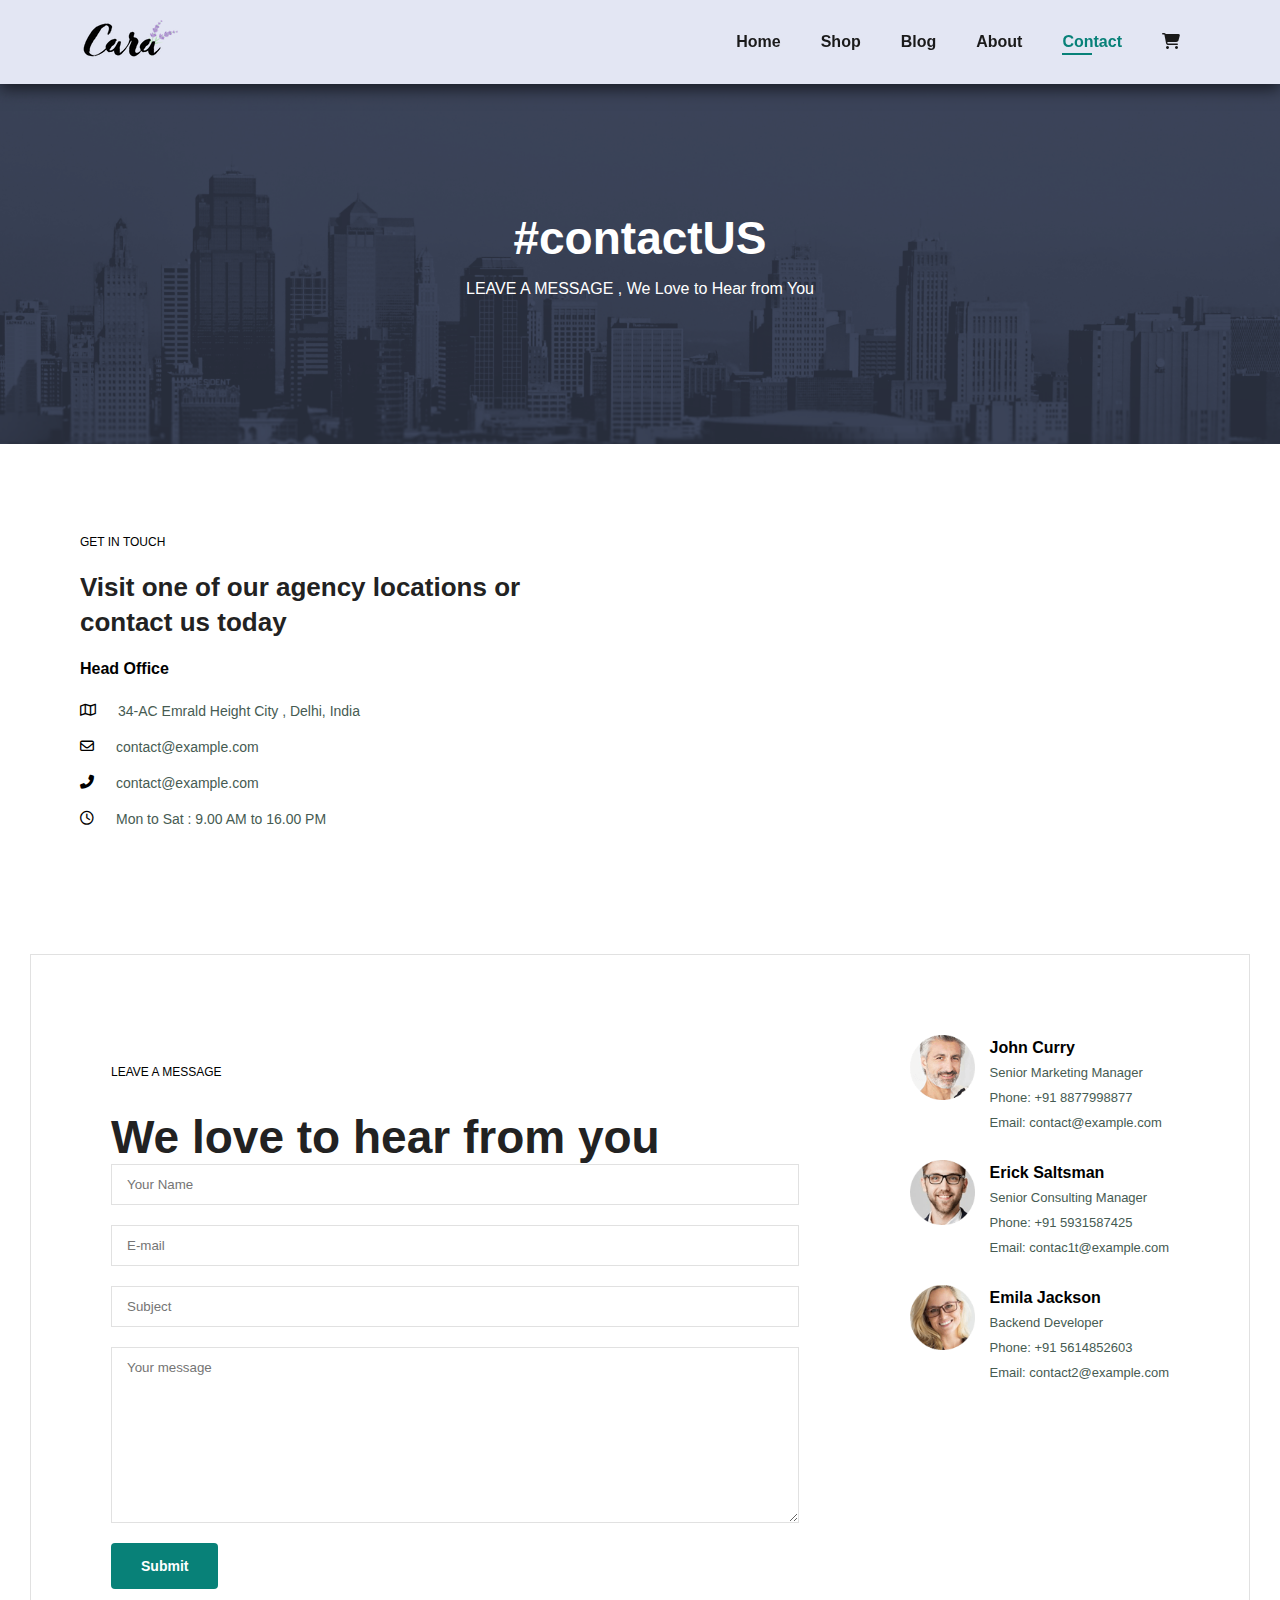
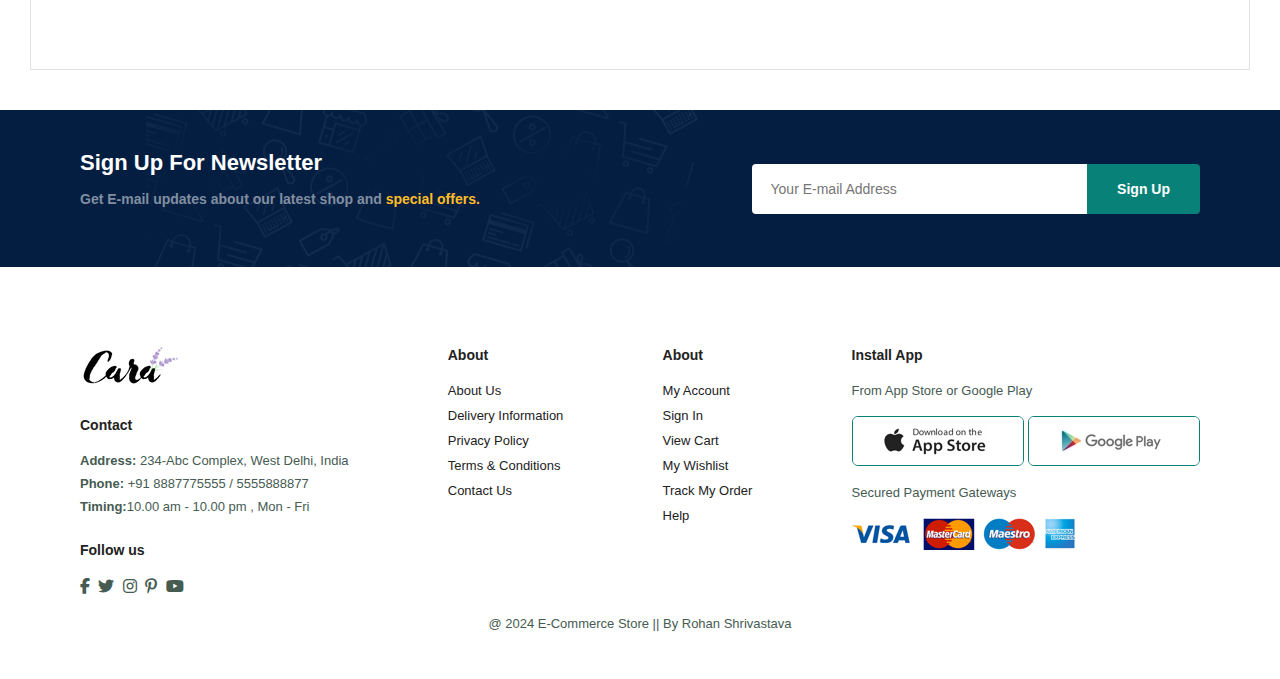
<file: Task 2/contact.html>
<!DOCTYPE html>
<html lang="en">
  <head>
    <meta charset="UTF-8" />
    <meta name="viewport" content="width=device-width, initial-scale=1.0" />
    <title>E-Commerce Website</title>
    
    <link
      rel="stylesheet"
      href="https://cdnjs.cloudflare.com/ajax/libs/font-awesome/6.5.2/css/all.min.css"
    />
    <link rel="stylesheet" href="style.css" />
  </head>
  <body>
    <section id="header">
      <a href="#"><img src="img/logo.png" class="logo" alt="" /></a>

      <div>
        <ul id="navbar">
          <li><a href="index.html">Home</a></li>
          <li><a href="shop.html">Shop</a></li>
          <li><a href="blog.html">Blog</a></li>
          <li><a  href="about.html">About</a></li>
          <li><a class="active" href="contact.html">Contact</a></li>
          <li id="lg-bag">
            <a href="cart.html"><i class="fa-solid fa-cart-shopping"></i></a>
          </li>
          <a href="#" id="close"><i class="far fa-times"></i></a>
        </ul>
      </div>
      <div id="mobile">
        <a href=""><i class="fa-solid fa-cart-shopping"></i></a>
        <i id="bar" class="fas fa-outdent"></i>
      </div>
    </section>

    <section id="page-header" class="about-header">
      <h2>#contactUS</h2>
      <p>LEAVE A MESSAGE , We Love to Hear from You</p>
    </section>

    <section id="contact-details" class="section-p1">
        <div class="details">
            <span>GET IN TOUCH</span>
            <h2>Visit one of our agency locations or contact us today</h2>
            <h3>Head Office</h3>
            <div>
                <li>
                    <i class="far fa-map"></i>
                    <p>34-AC Emrald Height City , Delhi, India</p>
                </li>

                <li>
                    <i class="far fa-envelope"></i>
                    <p>contact@example.com</p>
                </li>

                <li>
                    <i class="fas fa-phone-alt"></i>
                    <p>contact@example.com</p>
                </li>

                <li>
                    <i class="far fa-clock"></i>
                    <p>Mon to Sat : 9.00 AM to 16.00 PM</p>
                </li>
            </div>
        </div>

        <div class="map">
            <iframe src="https://www.google.com/maps/embed?pb=!1m18!1m12!1m3!1d448193.9510443857!2d76.76356337306456!3d28.644287350195576!2m3!1f0!2f0!3f0!3m2!1i1024!2i768!4f13.1!3m3!1m2!1s0x390cfd5b347eb62d%3A0x37205b715389640!2sDelhi!5e0!3m2!1sen!2sin!4v1715855077804!5m2!1sen!2sin" width="600" height="450" style="border:0;" allowfullscreen="" loading="lazy" referrerpolicy="no-referrer-when-downgrade"></iframe>
        </div>
    </section>

    
    <section id="form-details">
        <form action="">
            <span>LEAVE A MESSAGE</span>
            <h2>We love to hear from you</h2>
            <input type="text" placeholder="Your Name">
            <input type="text" placeholder="E-mail">
            <input type="text" placeholder="Subject">
            <textarea name="" id="" cols="30" rows="10" placeholder="Your message"></textarea>
            <button class="normal">Submit</button>
        </form>

        <div class="people">
            <div>
                <img src="img/people/1.png" alt="">
                <p><span>John Curry</span> Senior Marketing Manager <br> Phone: +91 8877998877 <br> Email: contact@example.com </p>
            </div>

            <div>
                <img src="img/people/2.png" alt="">
                <p><span>Erick Saltsman</span> Senior Consulting Manager <br> Phone: +91 5931587425 <br> Email: contac1t@example.com </p>
            </div>

            <div>
                <img src="img/people/3.png" alt="">
                <p><span>Emila Jackson</span> Backend Developer <br> Phone: +91 5614852603 <br> Email: contact2@example.com </p>
            </div>
        </div>
    </section>

    <section id="newsletter" class="section-p1 section-m1"> 
        <div class="newstext">
            <h4>Sign Up For Newsletter</h4>
            <p>Get E-mail updates about our latest shop and <span>special offers.</span></p>
        </div>
        <div class="form">
            <input type="text" placeholder="Your E-mail Address">
            <button class="normal">Sign Up</button>
        </div>
    </section>

    <footer class="section-p1">
      <div class="col">
        <img class="logo" src="img/logo.png" alt="" />
        <h4>Contact</h4>
        <p><strong>Address:</strong> 234-Abc Complex, West Delhi, India</p>
        <p><strong>Phone:</strong> +91 8887775555 / 5555888877</p>
        <p><strong>Timing:</strong>10.00 am - 10.00 pm , Mon - Fri</p>
        <div class="follow">
          <h4>Follow us</h4>
          <div class="icon">
            <i class="fab fa-facebook-f"></i>
            <i class="fab fa-twitter"></i>
            <i class="fab fa-instagram"></i>
            <i class="fab fa-pinterest-p"></i>
            <i class="fab fa-youtube"></i>
          </div>
        </div>
      </div>

      <div class="col">
        <h4>About</h4>
        <a href="#">About Us</a>
        <a href="#">Delivery Information</a>
        <a href="#">Privacy Policy</a>
        <a href="#">Terms & Conditions</a>
        <a href="#">Contact Us</a>
      </div>

      <div class="col">
        <h4>About</h4>
        <a href="#">My Account</a>
        <a href="#">Sign In</a>
        <a href="#">View Cart</a>
        <a href="#">My Wishlist</a>
        <a href="#">Track My Order</a>
        <a href="#">Help</a>
      </div>

      <div class="col install">
        <h4>Install App</h4>
        <p>From App Store or Google Play</p>
        <div class="row">
          <img src="img/pay/app.jpg" alt="" />
          <img src="img/pay/play.jpg" alt="" />
        </div>
        <p>Secured Payment Gateways</p>
        <img src="img/pay/pay.png" alt="" />
      </div>

      <div class="copyright">
        <p>@ 2024 E-Commerce Store || By Rohan Shrivastava</p>
      </div>
    </footer>

    <script src="script.js"></script>
  </body>
</html>
</file>
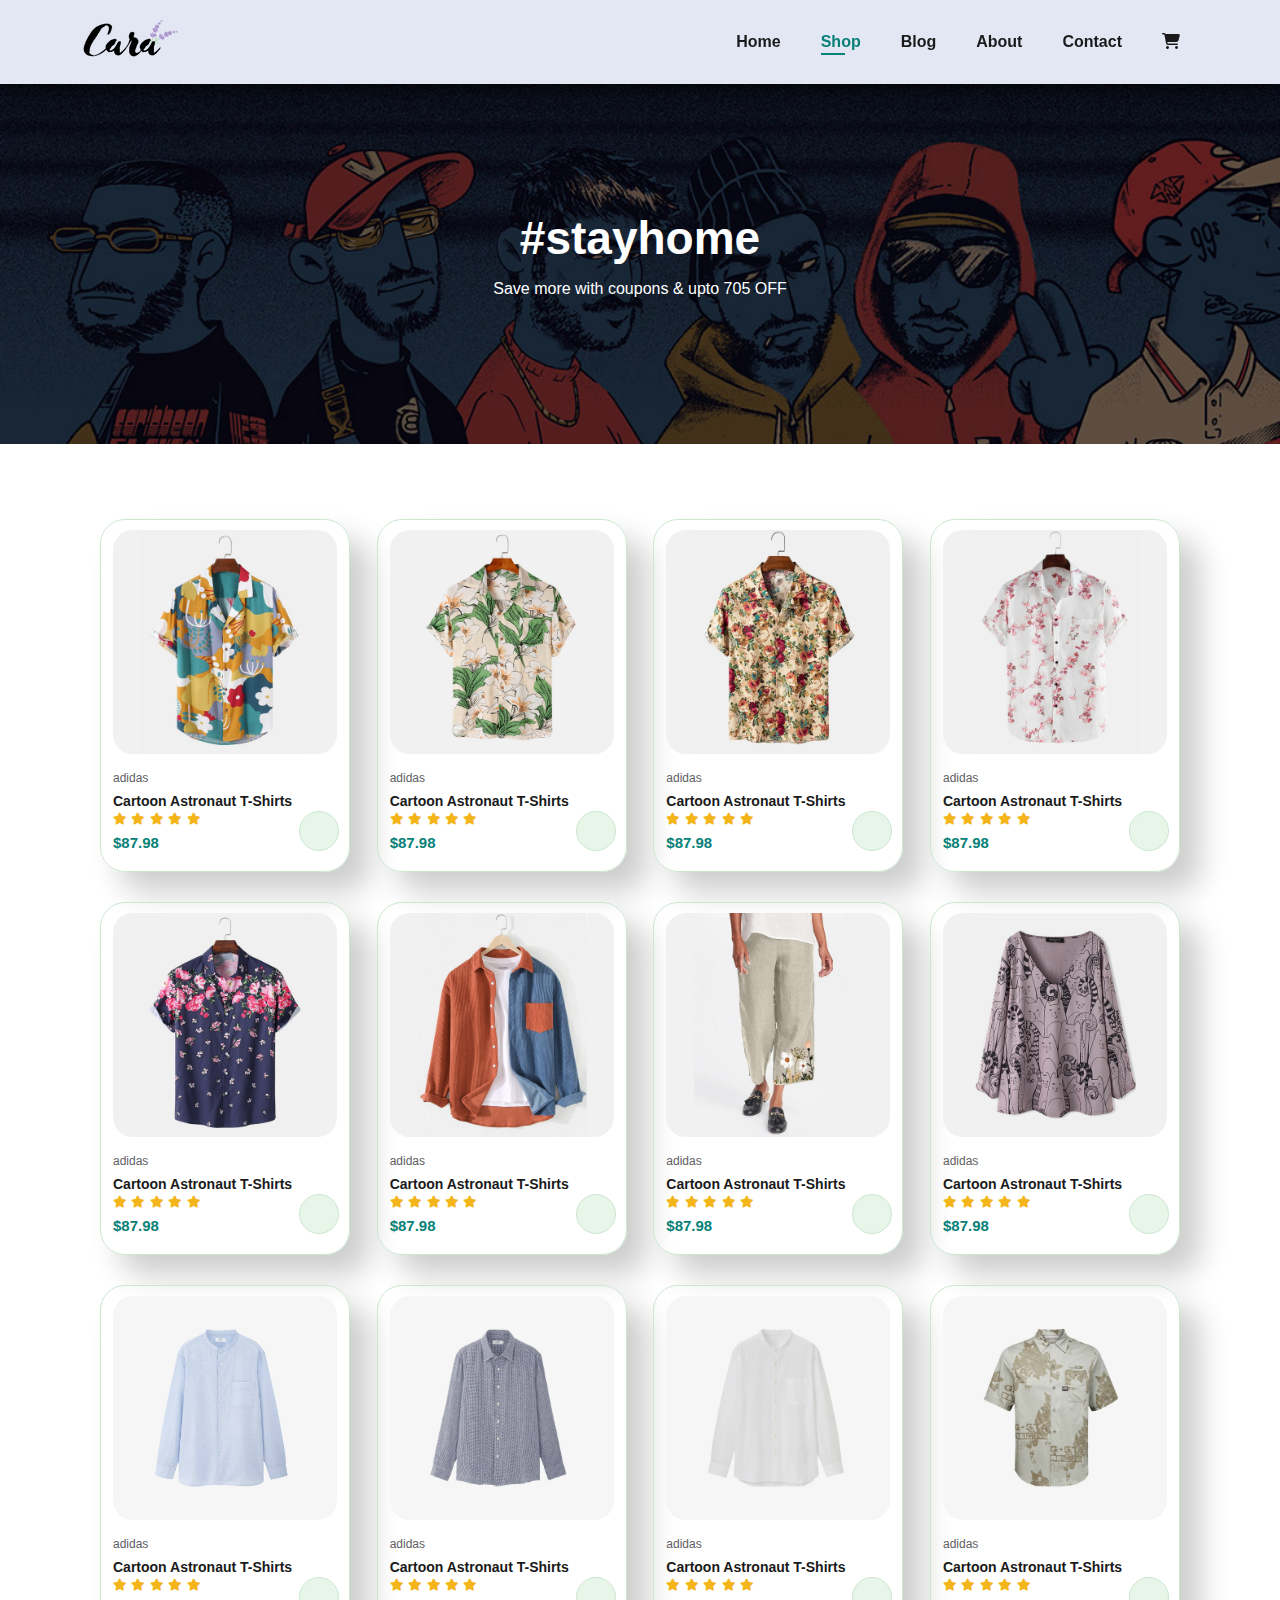
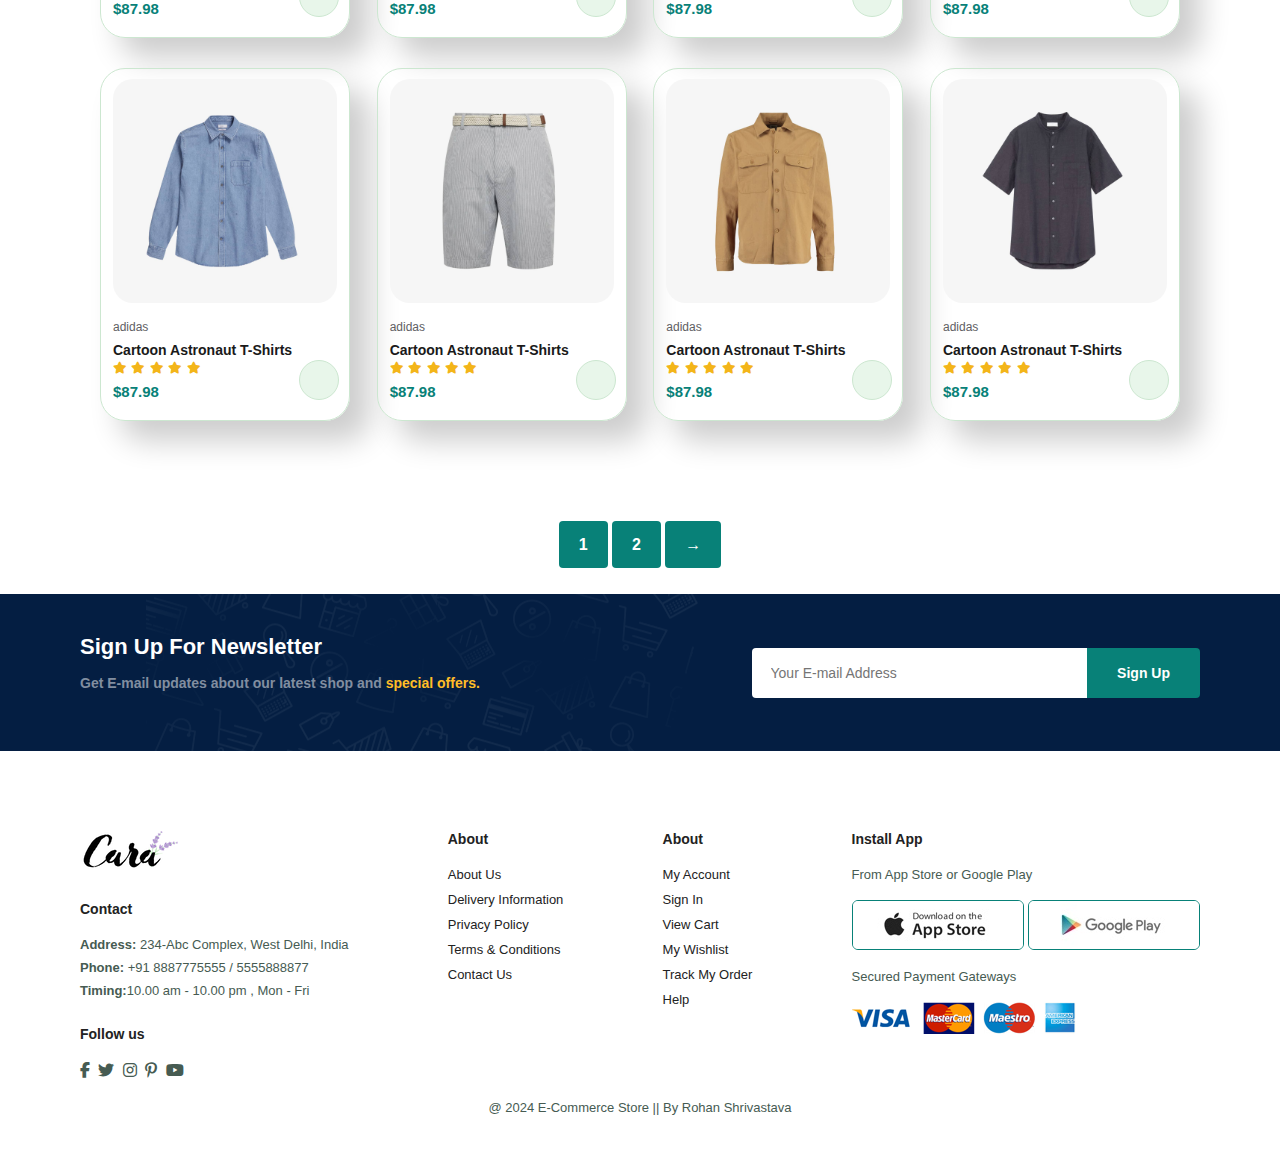
<file: Task 2/shop.html>
<!DOCTYPE html>
<html lang="en">
  <head>
    <meta charset="UTF-8" />
    <meta name="viewport" content="width=device-width, initial-scale=1.0" />
    <title>E-Commerce Website</title>
    <link
      rel="stylesheet"
      href="https://cdnjs.cloudflare.com/ajax/libs/font-awesome/6.5.2/css/all.min.css"
    />
    <link rel="stylesheet" href="style.css" />
  </head>
  <body>
    <section id="header">
      <a href="#"><img src="img/logo.png" class="logo" alt="" /></a>

      <div>
        <ul id="navbar">
          <li><a href="index.html">Home</a></li>
          <li><a class="active" href="shop.html">Shop</a></li>
          <li><a href="blog.html">Blog</a></li>
          <li><a href="about.html">About</a></li>
          <li><a href="contact.html">Contact</a></li>
          <li id="lg-bag">
            <a href="cart.html"><i class="fa-solid fa-cart-shopping"></i></a>
          </li>
          <a href="#" id="close"><i class="far fa-times"></i></a>
        </ul>
      </div>
      <div id="mobile">
        <a href=""><i class="fa-solid fa-cart-shopping"></i></a>
        <i id="bar" class="fas fa-outdent"></i>
      </div>
    </section>

    <section id="page-header">
      <h2>#stayhome</h2>
      <p>Save more with coupons & upto 705 OFF</p>
    </section>

    <section id="product1" class="section-p1">
      <div class="pro-container">
        <div class="pro" onclick="window.location.href='sproduct.html';">
          <img src="img/products/f1.jpg" alt="" />
          <div class="des">
            <span>adidas</span>
            <h5>Cartoon Astronaut T-Shirts</h5>
            <div class="star">
              <i class="fas fa-star"></i>
              <i class="fas fa-star"></i>
              <i class="fas fa-star"></i>
              <i class="fas fa-star"></i>
              <i class="fas fa-star"></i>
            </div>
            <h4>$87.98</h4>
          </div>
          <a href="#"><i class="fal fa-shopping-cart cart"></i></a>
        </div>

        <div class="pro">
          <img src="img/products/f2.jpg" alt="" />
          <div class="des">
            <span>adidas</span>
            <h5>Cartoon Astronaut T-Shirts</h5>
            <div class="star">
              <i class="fas fa-star"></i>
              <i class="fas fa-star"></i>
              <i class="fas fa-star"></i>
              <i class="fas fa-star"></i>
              <i class="fas fa-star"></i>
            </div>
            <h4>$87.98</h4>
          </div>
          <a href="#"><i class="fal fa-shopping-cart cart"></i></a>
        </div>

        <div class="pro">
          <img src="img/products/f3.jpg" alt="" />
          <div class="des">
            <span>adidas</span>
            <h5>Cartoon Astronaut T-Shirts</h5>
            <div class="star">
              <i class="fas fa-star"></i>
              <i class="fas fa-star"></i>
              <i class="fas fa-star"></i>
              <i class="fas fa-star"></i>
              <i class="fas fa-star"></i>
            </div>
            <h4>$87.98</h4>
          </div>
          <a href="#"><i class="fal fa-shopping-cart cart"></i></a>
        </div>

        <div class="pro">
          <img src="img/products/f4.jpg" alt="" />
          <div class="des">
            <span>adidas</span>
            <h5>Cartoon Astronaut T-Shirts</h5>
            <div class="star">
              <i class="fas fa-star"></i>
              <i class="fas fa-star"></i>
              <i class="fas fa-star"></i>
              <i class="fas fa-star"></i>
              <i class="fas fa-star"></i>
            </div>
            <h4>$87.98</h4>
          </div>
          <a href="#"><i class="fal fa-shopping-cart cart"></i></a>
        </div>

        <div class="pro">
          <img src="img/products/f5.jpg" alt="" />
          <div class="des">
            <span>adidas</span>
            <h5>Cartoon Astronaut T-Shirts</h5>
            <div class="star">
              <i class="fas fa-star"></i>
              <i class="fas fa-star"></i>
              <i class="fas fa-star"></i>
              <i class="fas fa-star"></i>
              <i class="fas fa-star"></i>
            </div>
            <h4>$87.98</h4>
          </div>
          <a href="#"><i class="fal fa-shopping-cart cart"></i></a>
        </div>

        <div class="pro">
          <img src="img/products/f6.jpg" alt="" />
          <div class="des">
            <span>adidas</span>
            <h5>Cartoon Astronaut T-Shirts</h5>
            <div class="star">
              <i class="fas fa-star"></i>
              <i class="fas fa-star"></i>
              <i class="fas fa-star"></i>
              <i class="fas fa-star"></i>
              <i class="fas fa-star"></i>
            </div>
            <h4>$87.98</h4>
          </div>
          <a href="#"><i class="fal fa-shopping-cart cart"></i></a>
        </div>

        <div class="pro">
          <img src="img/products/f7.jpg" alt="" />
          <div class="des">
            <span>adidas</span>
            <h5>Cartoon Astronaut T-Shirts</h5>
            <div class="star">
              <i class="fas fa-star"></i>
              <i class="fas fa-star"></i>
              <i class="fas fa-star"></i>
              <i class="fas fa-star"></i>
              <i class="fas fa-star"></i>
            </div>
            <h4>$87.98</h4>
          </div>
          <a href="#"><i class="fal fa-shopping-cart cart"></i></a>
        </div>

        <div class="pro">
          <img src="img/products/f8.jpg" alt="" />
          <div class="des">
            <span>adidas</span>
            <h5>Cartoon Astronaut T-Shirts</h5>
            <div class="star">
              <i class="fas fa-star"></i>
              <i class="fas fa-star"></i>
              <i class="fas fa-star"></i>
              <i class="fas fa-star"></i>
              <i class="fas fa-star"></i>
            </div>
            <h4>$87.98</h4>
          </div>
          <a href="#"><i class="fal fa-shopping-cart cart"></i></a>
        </div>
   
        <div class="pro">
          <img src="img/products/n1.jpg" alt="" />
          <div class="des">
            <span>adidas</span>
            <h5>Cartoon Astronaut T-Shirts</h5>
            <div class="star">
              <i class="fas fa-star"></i>
              <i class="fas fa-star"></i>
              <i class="fas fa-star"></i>
              <i class="fas fa-star"></i>
              <i class="fas fa-star"></i>
            </div>
            <h4>$87.98</h4>
          </div>
          <a href="#"><i class="fal fa-shopping-cart cart"></i></a>
        </div>

        <div class="pro">
          <img src="img/products/n2.jpg" alt="" />
          <div class="des">
            <span>adidas</span>
            <h5>Cartoon Astronaut T-Shirts</h5>
            <div class="star">
              <i class="fas fa-star"></i>
              <i class="fas fa-star"></i>
              <i class="fas fa-star"></i>
              <i class="fas fa-star"></i>
              <i class="fas fa-star"></i>
            </div>
            <h4>$87.98</h4>
          </div>
          <a href="#"><i class="fal fa-shopping-cart cart"></i></a>
        </div>

        <div class="pro">
          <img src="img/products/n3.jpg" alt="" />
          <div class="des">
            <span>adidas</span>
            <h5>Cartoon Astronaut T-Shirts</h5>
            <div class="star">
              <i class="fas fa-star"></i>
              <i class="fas fa-star"></i>
              <i class="fas fa-star"></i>
              <i class="fas fa-star"></i>
              <i class="fas fa-star"></i>
            </div>
            <h4>$87.98</h4>
          </div>
          <a href="#"><i class="fal fa-shopping-cart cart"></i></a>
        </div>

        <div class="pro">
          <img src="img/products/n4.jpg" alt="" />
          <div class="des">
            <span>adidas</span>
            <h5>Cartoon Astronaut T-Shirts</h5>
            <div class="star">
              <i class="fas fa-star"></i>
              <i class="fas fa-star"></i>
              <i class="fas fa-star"></i>
              <i class="fas fa-star"></i>
              <i class="fas fa-star"></i>
            </div>
            <h4>$87.98</h4>
          </div>
          <a href="#"><i class="fal fa-shopping-cart cart"></i></a>
        </div>

        <div class="pro">
          <img src="img/products/n5.jpg" alt="" />
          <div class="des">
            <span>adidas</span>
            <h5>Cartoon Astronaut T-Shirts</h5>
            <div class="star">
              <i class="fas fa-star"></i>
              <i class="fas fa-star"></i>
              <i class="fas fa-star"></i>
              <i class="fas fa-star"></i>
              <i class="fas fa-star"></i>
            </div>
            <h4>$87.98</h4>
          </div>
          <a href="#"><i class="fal fa-shopping-cart cart"></i></a>
        </div>

        <div class="pro">
          <img src="img/products/n6.jpg" alt="" />
          <div class="des">
            <span>adidas</span>
            <h5>Cartoon Astronaut T-Shirts</h5>
            <div class="star">
              <i class="fas fa-star"></i>
              <i class="fas fa-star"></i>
              <i class="fas fa-star"></i>
              <i class="fas fa-star"></i>
              <i class="fas fa-star"></i>
            </div>
            <h4>$87.98</h4>
          </div>
          <a href="#"><i class="fal fa-shopping-cart cart"></i></a>
        </div>

        <div class="pro">
          <img src="img/products/n7.jpg" alt="" />
          <div class="des">
            <span>adidas</span>
            <h5>Cartoon Astronaut T-Shirts</h5>
            <div class="star">
              <i class="fas fa-star"></i>
              <i class="fas fa-star"></i>
              <i class="fas fa-star"></i>
              <i class="fas fa-star"></i>
              <i class="fas fa-star"></i>
            </div>
            <h4>$87.98</h4>
          </div>
          <a href="#"><i class="fal fa-shopping-cart cart"></i></a>
        </div>

        <div class="pro">
          <img src="img/products/n8.jpg" alt="" />
          <div class="des">
            <span>adidas</span>
            <h5>Cartoon Astronaut T-Shirts</h5>
            <div class="star">
              <i class="fas fa-star"></i>
              <i class="fas fa-star"></i>
              <i class="fas fa-star"></i>
              <i class="fas fa-star"></i>
              <i class="fas fa-star"></i>
            </div>
            <h4>$87.98</h4>
          </div>
          <a href="#"><i class="fal fa-shopping-cart cart"></i></a>
        </div>
      </div>
    </section>

    <section id="pagination" class="section-m1">
        <a href="#">1</a>
        <a href="#">2</a>
        <a href="#">→</i></a>

    </section>

    <section id="newsletter" class="section-p1 section-m1">
      <div class="newstext">
        <h4>Sign Up For Newsletter</h4>
        <p>
          Get E-mail updates about our latest shop and
          <span>special offers.</span>
        </p>
      </div>
      <div class="form">
        <input type="text" placeholder="Your E-mail Address" />
        <button class="normal">Sign Up</button>
      </div>
    </section>

    <footer class="section-p1">
      <div class="col">
        <img class="logo" src="img/logo.png" alt="" />
        <h4>Contact</h4>
        <p><strong>Address:</strong> 234-Abc Complex, West Delhi, India</p>
        <p><strong>Phone:</strong> +91 8887775555 / 5555888877</p>
        <p><strong>Timing:</strong>10.00 am - 10.00 pm , Mon - Fri</p>
        <div class="follow">
          <h4>Follow us</h4>
          <div class="icon">
            <i class="fab fa-facebook-f"></i>
            <i class="fab fa-twitter"></i>
            <i class="fab fa-instagram"></i>
            <i class="fab fa-pinterest-p"></i>
            <i class="fab fa-youtube"></i>
          </div>
        </div>
      </div>

      <div class="col">
        <h4>About</h4>
        <a href="#">About Us</a>
        <a href="#">Delivery Information</a>
        <a href="#">Privacy Policy</a>
        <a href="#">Terms & Conditions</a>
        <a href="#">Contact Us</a>
      </div>

      <div class="col">
        <h4>About</h4>
        <a href="#">My Account</a>
        <a href="#">Sign In</a>
        <a href="#">View Cart</a>
        <a href="#">My Wishlist</a>
        <a href="#">Track My Order</a>
        <a href="#">Help</a>
      </div>

      <div class="col install">
        <h4>Install App</h4>
        <p>From App Store or Google Play</p>
        <div class="row">
          <img src="img/pay/app.jpg" alt="" />
          <img src="img/pay/play.jpg" alt="" />
        </div>
        <p>Secured Payment Gateways</p>
        <img src="img/pay/pay.png" alt="" />
      </div>

      <div class="copyright">
        <p>@ 2024 E-Commerce Store || By Rohan Shrivastava</p>
      </div>
    </footer>

    <script src="script.js"></script>
  </body>
</html>
</file>
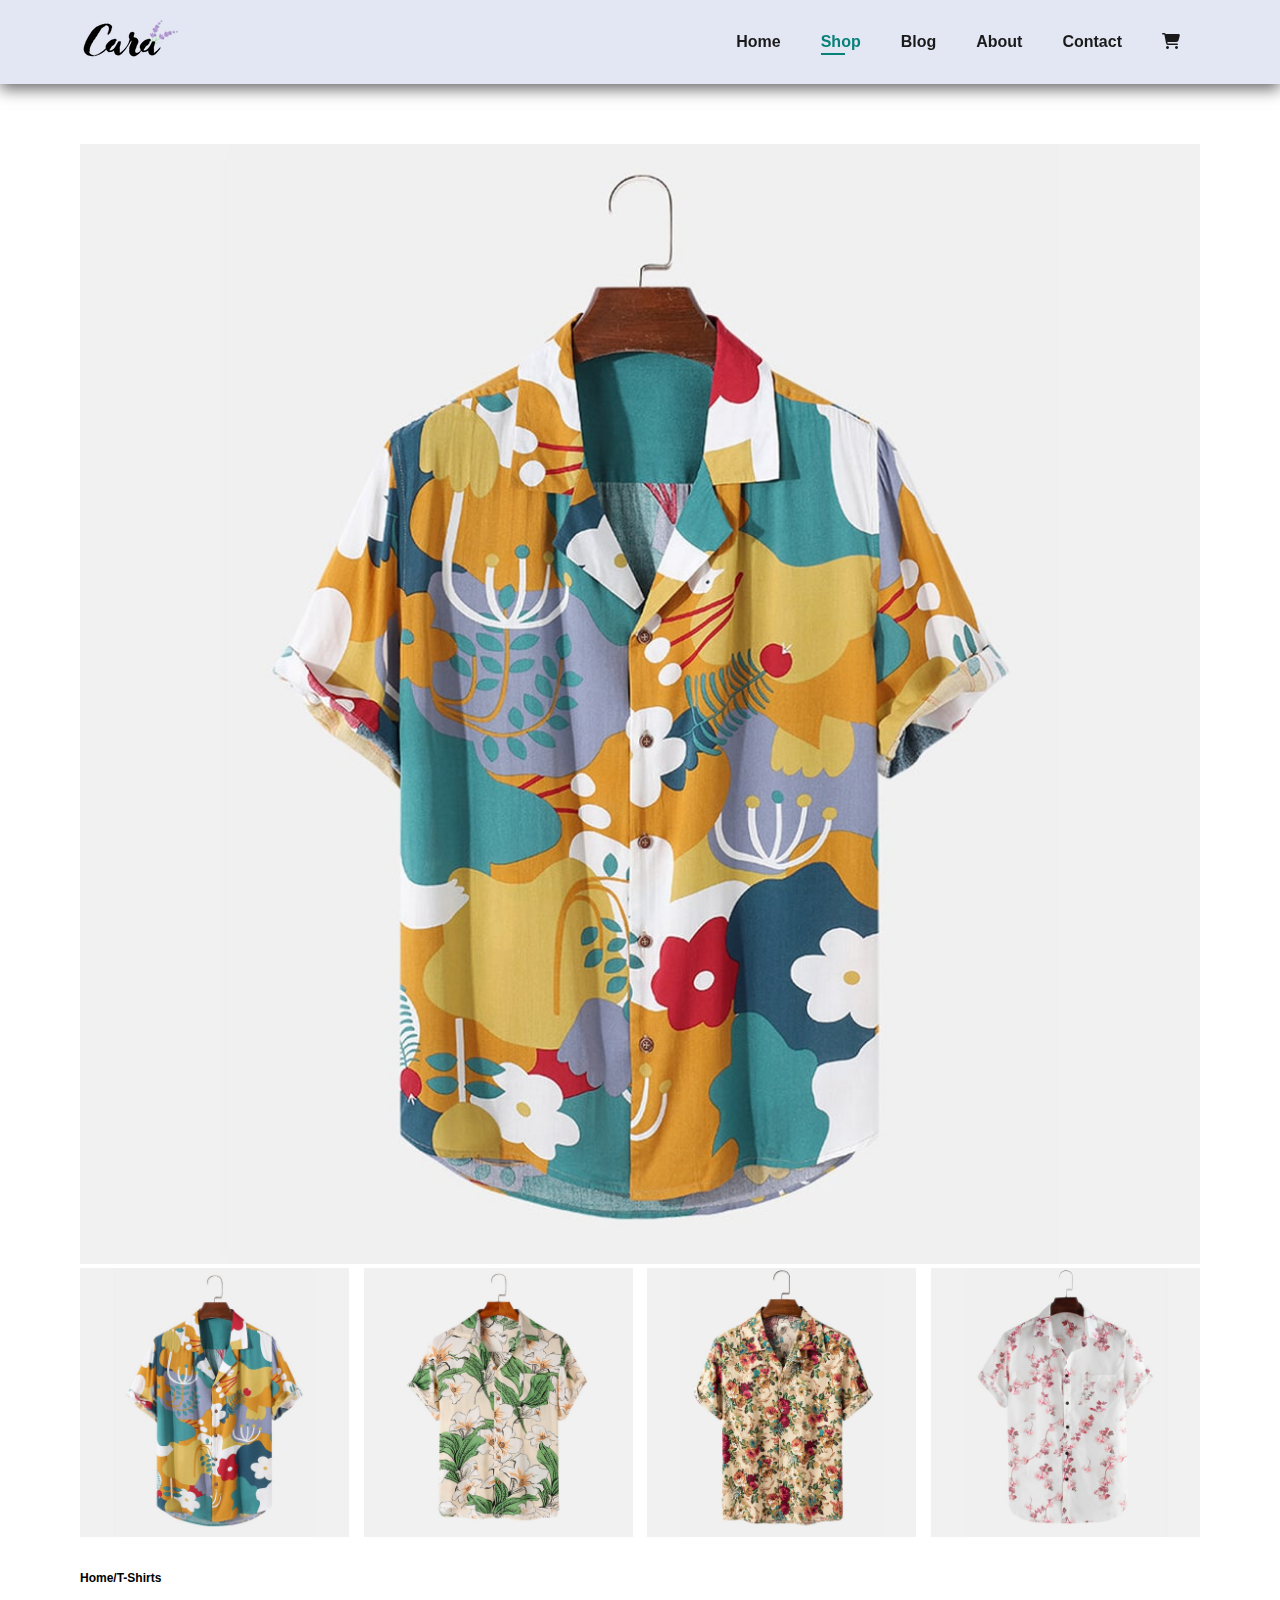
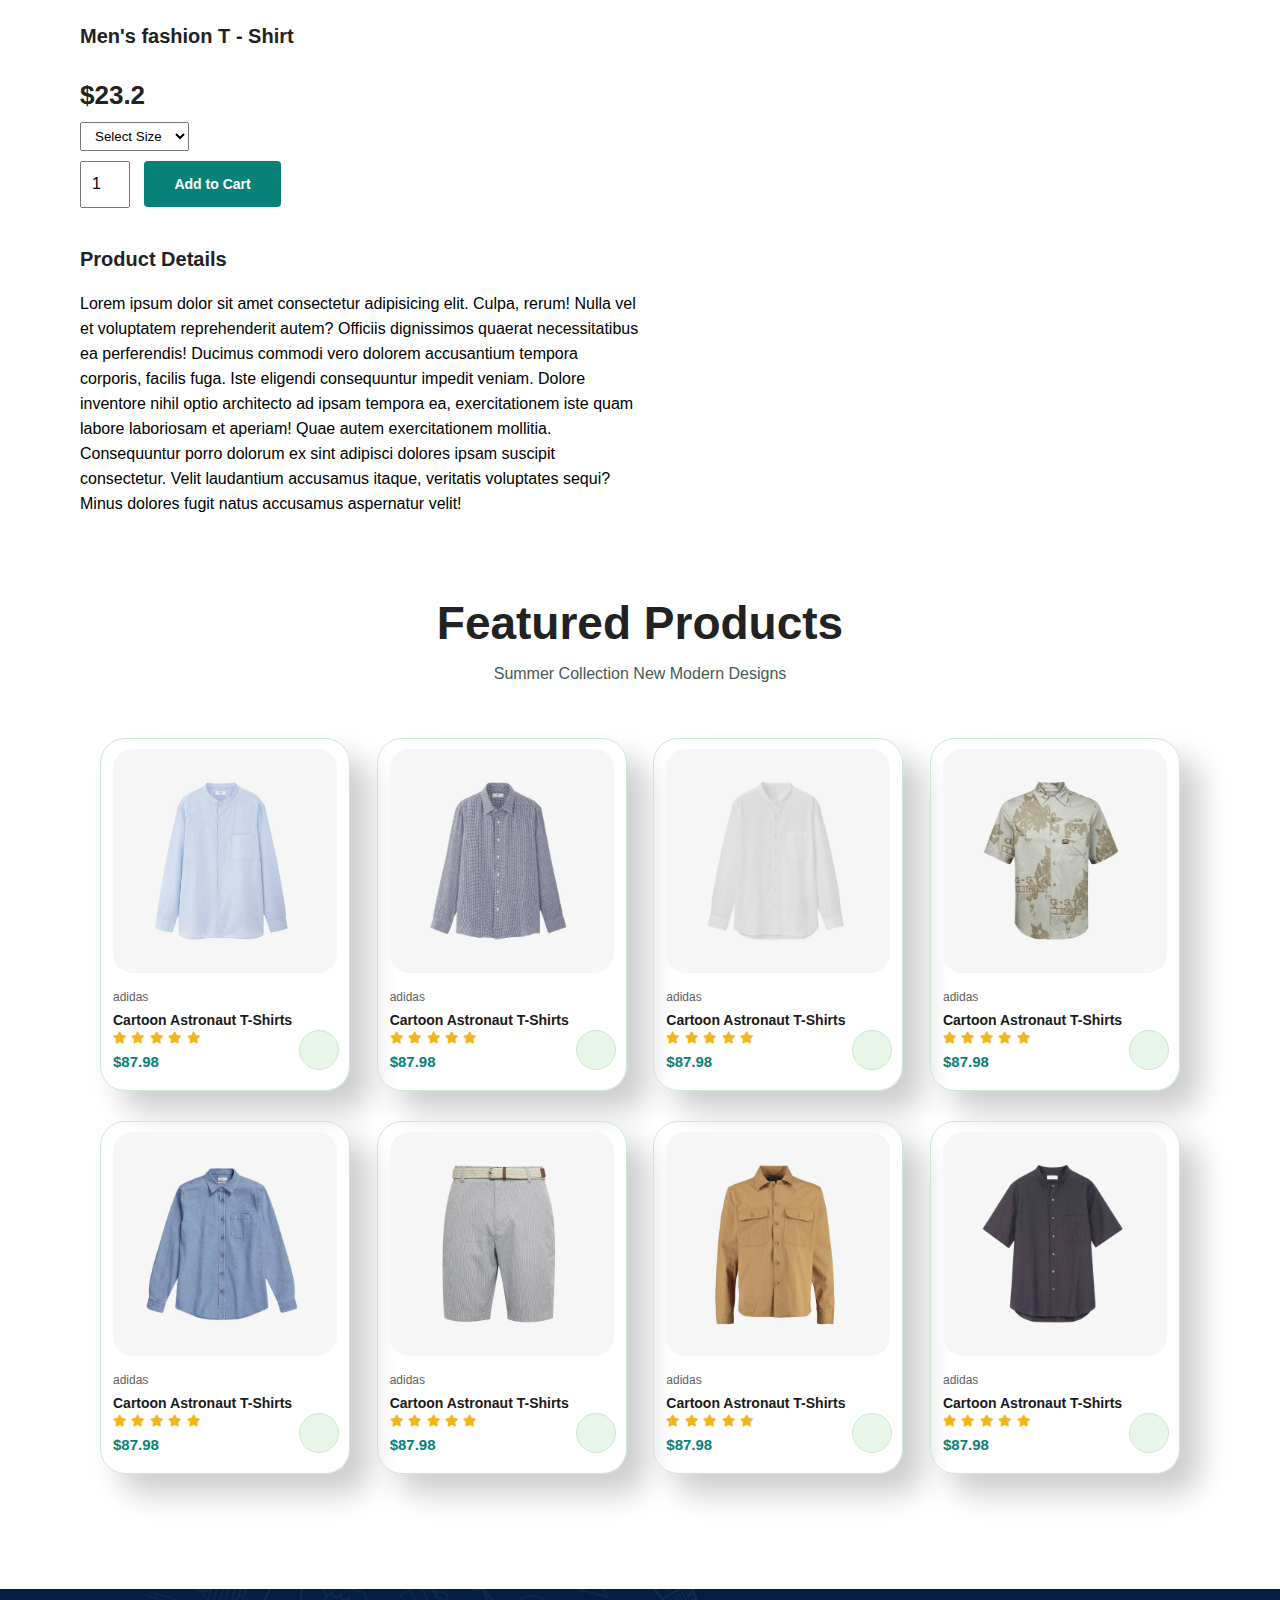
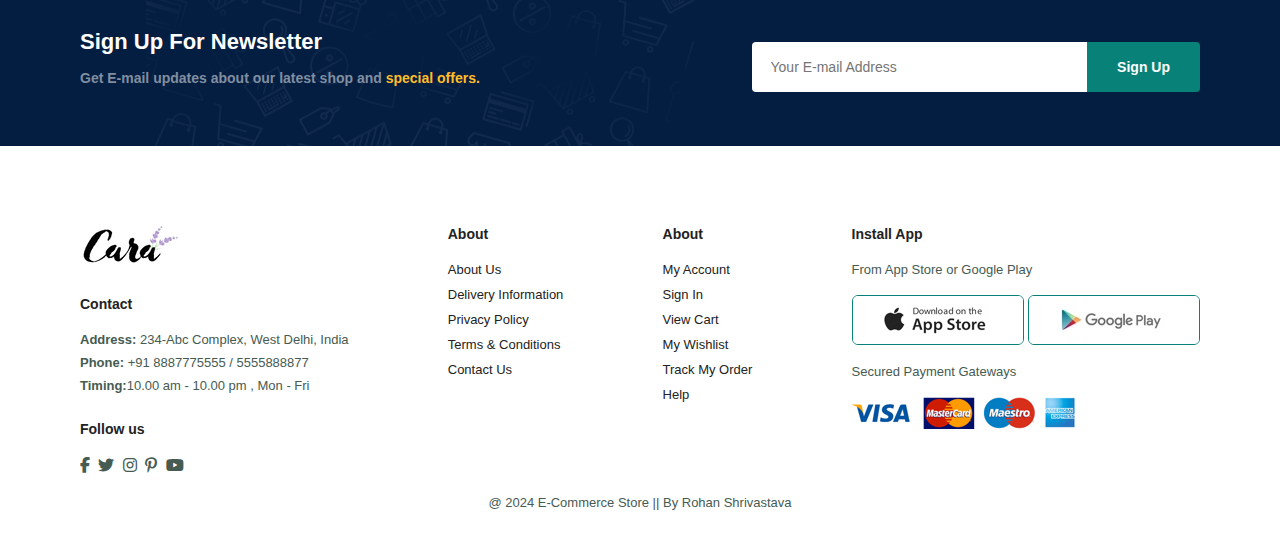
<file: Task 2/sproduct.html>
<!DOCTYPE html>
<html lang="en">
  <head>
    <meta charset="UTF-8" />
    <meta name="viewport" content="width=device-width, initial-scale=1.0" />
    <title>E-Commerce Website</title>
    <link
      rel="stylesheet"
      href="https://cdnjs.cloudflare.com/ajax/libs/font-awesome/6.5.2/css/all.min.css"
    />
    <link rel="stylesheet" href="style.css" />
  </head>
  <body>
    <section id="header">
      <a href="#"><img src="img/logo.png" class="logo" alt="" /></a>

      <div>
        <ul id="navbar">
          <li><a href="index.html">Home</a></li>
          <li><a class="active" href="shop.html">Shop</a></li>
          <li><a href="blog.html">Blog</a></li>
          <li><a href="about.html">About</a></li>
          <li><a href="contact.html">Contact</a></li>
          <li id="lg-bag">
            <a href="cart.html"><i class="fa-solid fa-cart-shopping"></i></a>
          </li>
          <a href="#" id="close"><i class="far fa-times"></i></a>
        </ul>
      </div>
      <div id="mobile">
        <a href=""><i class="fa-solid fa-cart-shopping"></i></a>
        <i id="bar" class="fas fa-outdent"></i>
      </div>
    </section>

    <section id="prodetails" class="section-p1">
        <div class="single-pro-image">
            <img src="img/products/f1.jpg" width="100%" id="MainImg" alt="">

            <div class="small-img-group">
                <div class="small-img-col">
                    <img src="img/products/f1.jpg" width="100%" class="small-img" alt="">
                </div>

                <div class="small-img-col">
                    <img src="img/products/f2.jpg" width="100%" class="small-img" alt="">
                </div>

                <div class="small-img-col">
                    <img src="img/products/f3.jpg" width="100%" class="small-img" alt="">
                </div>

                <div class="small-img-col">
                    <img src="img/products/f4.jpg" width="100%" class="small-img" alt="">
                </div>

                

            </div>
        </div>


        <div class="single-pro-details">
            <h6>Home/T-Shirts</h6>
            <h4>Men's fashion T - Shirt</h4>
            <h2>$23.2</h2>
            <select>
                <option>Select Size</option>
                <option>XL</option>
                <option>XXL</option>
                <option>Small</option>
                <option>Large</option>
            </select>
            <input type="number" value="1">
            <button class="normal">Add to Cart</button>
            <h4>Product Details</h4>
            <span>Lorem ipsum dolor sit amet consectetur adipisicing elit. Culpa, rerum! Nulla vel et voluptatem reprehenderit autem? Officiis dignissimos quaerat necessitatibus ea perferendis! Ducimus commodi vero dolorem accusantium tempora corporis, facilis fuga. Iste eligendi consequuntur impedit veniam. Dolore inventore nihil optio architecto ad ipsam tempora ea, exercitationem iste quam labore laboriosam et aperiam! Quae autem exercitationem mollitia. Consequuntur porro dolorum ex sint adipisci dolores ipsam suscipit consectetur. Velit laudantium accusamus itaque, veritatis voluptates sequi? Minus dolores fugit natus accusamus aspernatur velit!</span>
        </div>
    </section>

    <section id="product1" class="section-p1">
        <h2>Featured Products</h2>
        <p>Summer Collection New Modern Designs</p>
        <div class="pro-container">
            <div class="pro">
                <img src="img/products/n1.jpg" alt="">
                <div class="des">
                    <span>adidas</span>
                    <h5>Cartoon Astronaut T-Shirts</h5>
                    <div class="star">
                        <i class="fas fa-star"></i>
                        <i class="fas fa-star"></i>
                        <i class="fas fa-star"></i>
                        <i class="fas fa-star"></i>
                        <i class="fas fa-star"></i>
                    </div>
                    <h4>$87.98</h4>
                </div>
                <a href="#"><i class="fal fa-shopping-cart cart"></i></a>
            </div>

            <div class="pro">
                <img src="img/products/n2.jpg" alt="">
                <div class="des">
                    <span>adidas</span>
                    <h5>Cartoon Astronaut T-Shirts</h5>
                    <div class="star">
                        <i class="fas fa-star"></i>
                        <i class="fas fa-star"></i>
                        <i class="fas fa-star"></i>
                        <i class="fas fa-star"></i>
                        <i class="fas fa-star"></i>
                    </div>
                    <h4>$87.98</h4>
                </div>
                <a href="#"><i class="fal fa-shopping-cart cart"></i></a>
            </div>

            <div class="pro">
                <img src="img/products/n3.jpg" alt="">
                <div class="des">
                    <span>adidas</span>
                    <h5>Cartoon Astronaut T-Shirts</h5>
                    <div class="star">
                        <i class="fas fa-star"></i>
                        <i class="fas fa-star"></i>
                        <i class="fas fa-star"></i>
                        <i class="fas fa-star"></i>
                        <i class="fas fa-star"></i>
                    </div>
                    <h4>$87.98</h4>
                </div>
                <a href="#"><i class="fal fa-shopping-cart cart"></i></a>
            </div>

            <div class="pro">
                <img src="img/products/n4.jpg" alt="">
                <div class="des">
                    <span>adidas</span>
                    <h5>Cartoon Astronaut T-Shirts</h5>
                    <div class="star">
                        <i class="fas fa-star"></i>
                        <i class="fas fa-star"></i>
                        <i class="fas fa-star"></i>
                        <i class="fas fa-star"></i>
                        <i class="fas fa-star"></i>
                    </div>
                    <h4>$87.98</h4>
                </div>
                <a href="#"><i class="fal fa-shopping-cart cart"></i></a>
            </div>

            <div class="pro">
                <img src="img/products/n5.jpg" alt="">
                <div class="des">
                    <span>adidas</span>
                    <h5>Cartoon Astronaut T-Shirts</h5>
                    <div class="star">
                        <i class="fas fa-star"></i>
                        <i class="fas fa-star"></i>
                        <i class="fas fa-star"></i>
                        <i class="fas fa-star"></i>
                        <i class="fas fa-star"></i>
                    </div>
                    <h4>$87.98</h4>
                </div>
                <a href="#"><i class="fal fa-shopping-cart cart"></i></a>
            </div>

            <div class="pro">
                <img src="img/products/n6.jpg" alt="">
                <div class="des">
                    <span>adidas</span>
                    <h5>Cartoon Astronaut T-Shirts</h5>
                    <div class="star">
                        <i class="fas fa-star"></i>
                        <i class="fas fa-star"></i>
                        <i class="fas fa-star"></i>
                        <i class="fas fa-star"></i>
                        <i class="fas fa-star"></i>
                    </div>
                    <h4>$87.98</h4>
                </div>
                <a href="#"><i class="fal fa-shopping-cart cart"></i></a>
            </div>

            <div class="pro">
                <img src="img/products/n7.jpg" alt="">
                <div class="des">
                    <span>adidas</span>
                    <h5>Cartoon Astronaut T-Shirts</h5>
                    <div class="star">
                        <i class="fas fa-star"></i>
                        <i class="fas fa-star"></i>
                        <i class="fas fa-star"></i>
                        <i class="fas fa-star"></i>
                        <i class="fas fa-star"></i>
                    </div>
                    <h4>$87.98</h4>
                </div>
                <a href="#"><i class="fal fa-shopping-cart cart"></i></a>
            </div>

            <div class="pro">
                <img src="img/products/n8.jpg" alt="">
                <div class="des">
                    <span>adidas</span>
                    <h5>Cartoon Astronaut T-Shirts</h5>
                    <div class="star">
                        <i class="fas fa-star"></i>
                        <i class="fas fa-star"></i>
                        <i class="fas fa-star"></i>
                        <i class="fas fa-star"></i>
                        <i class="fas fa-star"></i>
                    </div>
                    <h4>$87.98</h4>
                </div>
                <a href="#"><i class="fal fa-shopping-cart cart"></i></a>
            </div>
        </div>
    </section>

    <section id="newsletter" class="section-p1 section-m1">
      <div class="newstext">
        <h4>Sign Up For Newsletter</h4>
        <p>
          Get E-mail updates about our latest shop and
          <span>special offers.</span>
        </p>
      </div>
      <div class="form">
        <input type="text" placeholder="Your E-mail Address" />
        <button class="normal">Sign Up</button>
      </div>
    </section>

    <footer class="section-p1">
      <div class="col">
        <img class="logo" src="img/logo.png" alt="" />
        <h4>Contact</h4>
        <p><strong>Address:</strong> 234-Abc Complex, West Delhi, India</p>
        <p><strong>Phone:</strong> +91 8887775555 / 5555888877</p>
        <p><strong>Timing:</strong>10.00 am - 10.00 pm , Mon - Fri</p>
        <div class="follow">
          <h4>Follow us</h4>
          <div class="icon">
            <i class="fab fa-facebook-f"></i>
            <i class="fab fa-twitter"></i>
            <i class="fab fa-instagram"></i>
            <i class="fab fa-pinterest-p"></i>
            <i class="fab fa-youtube"></i>
          </div>
        </div>
      </div>

      <div class="col">
        <h4>About</h4>
        <a href="#">About Us</a>
        <a href="#">Delivery Information</a>
        <a href="#">Privacy Policy</a>
        <a href="#">Terms & Conditions</a>
        <a href="#">Contact Us</a>
      </div>

      <div class="col">
        <h4>About</h4>
        <a href="#">My Account</a>
        <a href="#">Sign In</a>
        <a href="#">View Cart</a>
        <a href="#">My Wishlist</a>
        <a href="#">Track My Order</a>
        <a href="#">Help</a>
      </div>

      <div class="col install">
        <h4>Install App</h4>
        <p>From App Store or Google Play</p>
        <div class="row">
          <img src="img/pay/app.jpg" alt="" />
          <img src="img/pay/play.jpg" alt="" />
        </div>
        <p>Secured Payment Gateways</p>
        <img src="img/pay/pay.png" alt="" />
      </div>

      <div class="copyright">
        <p>@ 2024 E-Commerce Store || By Rohan Shrivastava</p>
      </div>
    </footer>


    <script>
        var MainImg = document.getElementById("MainImg");
        var smallimg = document.getElementsByClassName("small-img");

        smallimg[0].onclick =function() {
            MainImg.src = smallimg[0].src;
        }
            smallimg[1].onclick =function() {
            MainImg.src = smallimg[1].src;
            }
            smallimg[2].onclick =function() {
            MainImg.src = smallimg[2].src;
            }
            smallimg[3].onclick =function() {
            MainImg.src = smallimg[3].src;
            }
            smallimg[4].onclick =function() {
            MainImg.src = smallimg[4].src;
        }
    </script>


    <script src="script.js"></script>
  </body>
</html>
</file>
<file: Task 1/style.css>
* {
    margin: 0;
    padding:0;
    font-family: 'Poppins', sans-serif;
    box-sizing: border-box;
}

.container{
    width: 100%;
    height: 100vh;
    background: #bec1a6;
    display: flex;
    align-items: center;
    justify-content: center;
}

.calculator{
    background: rgb(46, 45, 45);
    padding: 20px;
    border-radius: 10px ;
}
.calculator form input{
    border: 0;
    outline: 0;
    width: 60px;
    height: 60px;
    border-radius: 10px;
    box-shadow:  -8px -8px 15px rgba(255,255,255, 0.1), 5px 5px 15px rgba(0, 0, 0, 0.2);
    background: transparent;
    color: #fff;
    font-size: 20px;
    cursor: pointer;
    margin: 10px;
}

form .display{
    display: flex;
    justify-content: flex-end;
    margin: 20px 0;
}

form .display input{
    text-align: right;
    flex: 1;
    font-size: 45px;
    box-shadow: none;
}

form input.equal {
    width: 145px ;
}

form input.operator{
    color: #33ffd8;
}
</file>
<file: Task 2/style.css>
@import url("https://fonts.googleapis.com/css2?family=League+Spartan:wght@100..900&display=swap");
@import url("https://fonts.googleapis.com/css2?family=IBM+Plex+Serif:ital,wght@0,100;0,200;0,300;0,400;0,500;0,600;0,700;1,100;1,200;1,300;1,400;1,500;1,600;1,700&family=League+Spartan:wght@100..900&display=swap");

* {
  margin: 0;
  padding: 0;
  box-sizing: border-box;
  font-family: "Spartan", sans-serif;
}

h1 {
  font-size: 50px;
  line-height: 64px;
  color: #222;
}

h2 {
  font-size: 46px;
  line-height: 54px;
  color: #222;
}

h4 {
  font-size: 20px;
  color: #222;
}

h6 {
  font-weight: 700;
  font-size: 12px;
}

p {
  font-size: 16px;
  color: #465b52;
  margin: 15px 0 20px 0;
}

.section-p1 {
  padding: 40px 80px;
}

.section-m1 {
  margin: 40px 0;
}

button.normal {
  font-size: 14px;
  font-weight: 600;
  padding: 15px 30px;
  color: black;
  background-color: #fff;
  border-radius: 4px;
  cursor: pointer;
  border: none;
  outline: none;
  transition: 0.2s;
}

button.white {
  font-size: 13px;
  font-weight: 600;
  padding: 11px 18px;
  color: #fff;
  background-color: transparent;
  cursor: pointer;
  border: 1px solid #fff;
  outline: none;
  transition: 0.2s;
}

body {
  width: 100%;
}

/* Making Header */
#header {
  display: flex;
  align-items: center;
  justify-content: space-between;
  padding: 20px 80px;
  background-color: #e3e6f3;
  box-shadow: 0 5px 15px rgba(0, 0, 0, 0.6);
  z-index: 999;
  position: sticky;
  top: 0;
  left: 0;
}

/* Making Navbar */
#navbar {
  display: flex;
  align-items: center;
  justify-content: center;
}

#navbar li {
  list-style: none;
  padding: 0 20px;
  position: relative;
}

#navbar li a {
  text-decoration: none;
  font-size: 16px;
  font-weight: 600;
  color: #1a1a1a;
  transition: 0.3s ease;
}

#navbar li a:hover,
#navbar li a.active {
  color: #088178;
}

#navbar li a.active::after,
#navbar li a:hover::after {
  content: "";
  width: 30%;
  height: 2px;
  background-color: #088178;
  position: absolute;
  bottom: -4px;
  left: 20px;
}

#mobile {
  display: none;
  align-items: center;
}

#mobile i {
  color: #1a1a1a;
  font-size: 24px;
  padding-left: 20px;
}

#close {
  display: none;
}

/* Hero Section */
#hero {
  background-image: url("img/hero4.png");
  height: 90vh;
  width: 100%;
  background-size: cover;
  background-position: top 25% right 0;
  padding: 0 80px;
  display: flex;
  flex-direction: column;
  align-items: flex-start;
  justify-content: center;
}

#hero h4 {
  padding-bottom: 15px;
}

#hero h1 {
  color: #088178;
}

#hero button {
  background-image: url("img/button.png");
  background-color: transparent;
  color: #088178;
  border: 0;
  padding: 14px 80px 14px 65px;
  background-repeat: no-repeat;
  cursor: pointer;
  font-weight: 700;
  font-size: 15px;
}

/* Making Feature Box Section */
#feature {
  display: flex;
  align-items: center;
  justify-content: space-between;
  flex-wrap: wrap;
}

#feature .fe-box {
  width: 180px;
  text-align: center;
  padding: 25px 15px;
  box-shadow: 20px 20px 34px rgba(0, 0, 0, 0.03);
  border: 1px solid #cce7d0;
  border-radius: 4px;
  margin: 15px 0;
}

#feature .fe-box:hover {
  box-shadow: 10px 10px 54px rgba(70, 62, 221, 0.1);
}

#feature .fe-box img {
  width: 100%;
  margin-bottom: 10px;
}

#feature .fe-box h6 {
  display: inline-block;
  padding: 9px 8px 6px 8px;
  line-height: 1;
  border-radius: 4px;
  color: #088178;
  background-color: #fddde4;
}

#feature .fe-box:nth-child(2) h6 {
  background-color: #cdebbc;
}

#feature .fe-box:nth-child(3) h6 {
  background-color: #d1e8f2;
}

#feature .fe-box:nth-child(4) h6 {
  background-color: #cdd4f8;
}

#feature .fe-box:nth-child(5) h6 {
  background-color: #f6dbf6;
}

#feature .fe-box:nth-child(6) h6 {
  background-color: #fff2e5;
}

/* Making Featured Product ( T-Shirts ) */
#product1 {
  text-align: center;
}

#product1 .pro-container {
  display: flex;
  justify-content: space-between;
  padding: 20px;
  flex-wrap: wrap;
}

#product1 .pro {
  width: 23%;
  min-width: 250px;
  padding: 10px 12px;
  border: 1px solid #cce7d0;
  border-radius: 25px;
  cursor: pointer;
  box-shadow: 20px 20px 30px rgba(0, 0, 0, 0.2);
  margin: 15px 0;
  transition: 2s ease;
  position: relative;
}

#product1 .pro:hover {
  box-shadow: 20px 20px 30px rgba(0, 0, 0, 0.06);
}

#product1 .pro img {
  width: 100%;
  border-radius: 20px;
}

#product1 .pro .des {
  text-align: start;
  padding: 10px 0;
}

#product1 .pro .des span {
  color: #606063;
  font-size: 12px;
}

#product1 .pro .des h5 {
  padding-top: 7px;
  color: #1a1a1a;
  font-size: 14px;
}

#product1 .pro .des i {
  font-size: 12px;
  color: rgb(243, 181, 25);
}

#product1 .pro .des h4 {
  padding-top: 7px;
  font-size: 15px;
  font-weight: 700;
  color: #088178;
}

#product1 .pro .cart {
  width: 40px;
  height: 40px;
  line-height: 40px;
  border-radius: 50px;
  background-color: #e8f6ea;
  font-weight: 500;
  color: #088178;
  border: 1px solid #cce7d0;
  position: absolute;
  bottom: 20px;
  right: 10px;
}

/* Making Banner Now */
#banner {
  display: flex;
  flex-direction: column;
  justify-content: center;
  align-items: center;
  text-align: center;
  background-image: url("img/banner/b2.jpg");
  width: 100%;
  height: 40vh;
  background-size: cover;
  background-position: center;
}

#banner h4 {
  color: #fff;
  font-size: 16px;
}

#banner h2 {
  color: #fff;
  font-size: 30px;
  padding: 10px 0;
}

#banner h2 span {
  color: #ef3636;
}

#banner button:hover {
  background-color: #088178;
  color: #fff;
}

#sm-banner {
  display: flex;
  justify-content: space-between;
  flex-wrap: wrap;
}

#sm-banner .banner-box {
  display: flex;
  flex-direction: column;
  justify-content: center;
  align-items: flex-start;
  text-align: center;
  background-image: url("img/banner/b17.jpg");
  min-width: 500px;
  height: 50vh;
  background-size: cover;
  background-position: center;
  padding: 30px;
}

#sm-banner .banner-box2 {
  display: flex;
  flex-direction: column;
  justify-content: center;
  align-items: flex-start;
  text-align: center;
  background-image: url("img/banner/b10.jpg");
  min-width: 500px;
  height: 50vh;
  background-size: cover;
  background-position: center;
  padding: 30px;
}

#sm-banner h4 {
  color: #fff;
  font-size: 20px;
  font-weight: 300;
}

#sm-banner h2 {
  color: #fff;
  font-size: 28px;
  font-weight: 800;
}

#sm-banner span {
  color: #fff;
  font-size: 14px;
  font-weight: 500;
  padding-bottom: 15px;
}

#sm-banner .banner-box:hover button {
  background-color: #088178;
  border: 1px solid #088178;
}

#banner3 {
  display: flex;
  justify-content: space-between;
  flex-wrap: wrap;
  padding: 0 80px;
}

#banner3 .banner-box {
  display: flex;
  flex-direction: column;
  justify-content: center;
  align-items: flex-start;
  background-image: url("img/banner/b7.jpg");
  min-width: 30%;
  height: 30vh;
  background-size: cover;
  background-position: center;
  padding: 20px;
  margin-bottom: 20px;
}

#banner3 .banner-box2 {
  background-image: url("img/banner/b4.jpg");
}

#banner3 .banner-box3 {
  background-image: url("img/banner/b18.jpg");
}

#banner3 h2 {
  color: #fff;
  font-weight: 900;
  font-size: 22px;
}

#banner3 h3 {
  color: #ec544e;
  font-weight: 800;
  font-size: 15px;
}

/* Making Newsletter */
#newsletter {
  display: flex;
  justify-content: space-between;
  flex-wrap: wrap;
  align-items: center;
  background-image: url("img/banner/b14.png");
  background-repeat: no-repeat;
  background-position: 20% 30%;
  background-color: #041e42;
}

#newsletter h4 {
  font-size: 22px;
  font-weight: 700;
  color: #fff;
}

#newsletter p {
  font-size: 14px;
  font-weight: 600;
  color: #818ea0;
}

#newsletter p span {
  color: #ffbd27;
}

#newsletter .form {
  display: flex;
  width: 40%;
}

#newsletter input {
  height: 3.125rem;
  padding: 0 1.25em;
  font-size: 14px;
  width: 100%;
  border: 1px solid transparent;
  border-radius: 4px;
  outline: none;
  border-top-right-radius: 0;
  border-bottom-right-radius: 0;
}

#newsletter button {
  background-color: #088178;
  color: #fff;
  white-space: nowrap;
  border-top-left-radius: 0;
  border-bottom-left-radius: 0;
}

footer {
  display: flex;
  flex-wrap: wrap;
  justify-content: space-between;
}

footer .col {
  display: flex;
  flex-direction: column;
  align-items: flex-start;
  margin-bottom: 20px;
}

footer .logo {
  margin-bottom: 30px;
}

footer h4 {
  font-size: 14px;
  padding-bottom: 20px;
}

footer p {
  font-size: 13px;
  margin: 0 0 8px 0;
}

footer a {
  font-size: 13px;
  text-decoration: none;
  color: #222;
  margin-bottom: 10px;
}

footer .follow {
  margin-top: 20px;
}

footer .follow i {
  color: #465b52;
  padding-right: 4px;
  cursor: pointer;
}

footer .install .row img {
  border: 1px solid #088178;
  border-radius: 6px;
}

footer .install img {
  margin: 10px 0 15px 0;
}

footer .follow i:hover,
footer a:hover {
  color: #088178;
}

footer .copyright {
  width: 100%;
  text-align: center;
}

@media (max-width: 799px) {
  .section-p1 {
    padding: 40px 40px;
  }

  #navbar {
    display: flex;
    flex-direction: column;
    align-items: flex-start;
    justify-content: flex-start;
    position: fixed;
    top: 0;
    right: -300px;
    height: 100vh;
    width: 300px;
    background-color: #e3e6f3;
    box-shadow: 0 40px 60px rgba(0, 0, 0, 0.1);
    padding: 80px 0 0 10px;
    transition: 0.3s;
  }

  /* Responsive Code */

  #navbar.active {
    right: 0px;
  }

  #navbar li {
    margin-bottom: 25px;
  }

  #close {
    position: absolute;
    display: inline;
    top: 30px;
    left: 30px;
    color: #222;
    font-size: 24px;
  }

  #lg-bag {
    display: none;
  }

  #hero {
    height: 70vh;
    padding: 0 80px;
    background-position: top 30% right 30%;
  }

  #feature {
    justify-content: center;
  }

  #feature .fe-box {
    margin: 15px 15px;
  }

  #product1 .pro-container {
    justify-content: center;
  }

  #product1 .pro {
    margin: 15px;
  }

  #banner {
    height: 20vh;
  }

  #sm-banner .banner-box {
    min-width: 100%;
    height: 30vh;
  }

  #banner3 {
    padding: 0 40px;
  }

  #banner3 .banner-box {
    min-width: 28%;
  }

  #newsletter .form{
    width: 70%;
  }
}

@media (max-width: 477px) {
    .section-p1{
        padding: 40px 40px;
    }

    #header{
        padding: 10px 30px;
    }

    h1{
        font-size: 38px;
    }

    h2{
        font-size: 32px;
    }

    #hero{
        padding: 0 20px;
        background-position: 55%;
    }

    #feature{
        justify-content: space-between;
    }

    #feature .fe-box{
        width: 155px;
        margin: 0 0 15px 0;
    }

    #product1 .pro{
        width: 100%;
    }

    #banner{
        height: 40vh;
    }

    #sm-banner .banner-box{
        height: 40vh;
    }

    #sm-banner .banner-box2{
        margin-top: 20px;
    }

    #banner3 {
        padding: 0 20px;
    }

    #banner3 .banner-box{
        width: 100%;
    }

    #newsletter{
        padding: 40px 20px;
    }

    #newsletter .form{
        width: 100%;
    }
    footer .copyright{
        text-align: center;
    }
}


/* Shop Page */
#page-header{
    background-image: url("img/banner/b1.jpg");
    height: 40vh;
    width: 100%;
    background-size: cover;
    display: flex;
    justify-content: center;
    text-align: center;
    flex-direction: column;
    padding: 14px;
}

#page-header h2,
#page-header p{
    color: #fff;
}

#pagination{
    text-align: center;
}

#pagination a{
    text-decoration: none;
    background-color: #088178;
    padding: 15px 20px;
    border-radius: 4px;
    color: #fff;
    font-weight: 600;
}

#pagination a i{
    font-size: 16px;
    font-weight: 600;
}

#prodetails .single-pro-image{
    width: 40%;
    margin-right: 50px;
}

.small-img-group{
    display: flex;
    justify-content: space-between;
}

.small-img-col{
    flex-basis: 24%;
    cursor: pointer;
}

/* Single Product Page */
#prodetails{
    display: flex;
    margin-top: 20px;
}

#prodetails .single-pro-details{
    width: 50%;
    padding-top: 30px;
}

#prodetails .single-pro-details h4{
    padding: 40px 0 20px 0;
}

#prodetails .single-pro-details h2{
    font-size: 26px;
}

#prodetails .single-pro-details select{
    display: block;
    padding: 5px 10px;
    margin-bottom: 10px;
}

#prodetails .single-pro-details input{
    width: 50px;
    height: 47px;
    padding-left: 10px;
    font-size: 16px;
    margin-right: 10px;
}

#prodetails .single-pro-details input:focus{
    outline: none;
}

#prodetails .single-pro-details button{
    background-color: #088178;
    color: #fff;
}

#prodetails .single-pro-details span{
    line-height: 25px;
}

/* Single Product Responsive */
#prodetails{
    display: flex;
    flex-direction: column;
}

#prodetails .single-pro-image {
    width: 100%;
    margin-right: 0px;
}


/* Making Blog Page */
#page-header.blog-header{
    background-image: url('img/banner/b19.jpg');
}

#blog {
    padding: 150px 150px 0 150px;
}

#blog .blog-box{
    display: flex;
    align-items: center;
    width: 100%;
    position: relative;
    padding-bottom: 90px;
}

#blog .blog-img{
    width: 50%;
    margin-right: 40px;
}

#blog img{
    width: 100%;
    height: 300px;
    object-fit: cover;
}

#blog .blog-details{
    width: 50%;
}

#blog .blog-details a{
    text-decoration: none;
    font-size: 11px;
    color: #000;
    font-weight: 700;
    position: relative;
    transition: 0.3s;
}

#blog .blog-details a::after{
    content: "";
    width: 50px;
    height: 1px;
    background-color: #000;
    position: absolute;
    top: 4px;
    right: -60px;
}

#blog .blog-details a:hover{
    color: #088178;
}

#blog .blog-details a:hover::after{
    color: #088178;
}

#blog .blog-box h1{
    position: absolute;
    top: -40px;
    left: 0;
    font-size: 70px;
    font-weight: 700;
    color: #c9cbce;
    z-index: -9;
}

/* Making About Page */

#page-header.about-header{
    background-image: url('img/about/banner.png');
}

#about-head{
    display: flex;
    align-items: center;
}

#about-head img{
    width: 50%;
    height: auto;
}

#about-head div{
    padding-left: 40px;
}

#about-app{
    text-align: center;
}

#about-app .video{
    width: 70%;
    height: 100%;
    margin: 30px auto 0 auto;
}

#about-app .video video{
    width: 100%;
    height: 100%;
    border-radius: 20px;
}


/* Contact Page */

#contact-details{
    display: flex;
    align-items: center;
    justify-content: space-between;
}

#contact-details .details {
    width: 40%;
}

#contact-details .details span{
    font-size: 12px;
}

#contact-details .details h2{
    font-size: 26px;
    line-height: 35px;
    padding: 20px 0;
}

#contact-details .details h3{
    font-size: 16px;
    padding-bottom: 15px;
}

#contact-details .details li{
    list-style: none;
    display: flex;
    padding: 10px 0;
}

#contact-details .details li i{
    font-size: 14px;
    padding-right: 22px;
}

#contact-details .details li p{
    margin: 0;
    font-size: 14px;
}

#contact-details .map{
    width: 55%;
    height: 400px;
}

#contact-details .map iframe{
    width: 100%;
    height: 100%;
}

/* Form in Contact Page */

#form-details{
    display: flex;
    justify-content: space-between;
    margin: 30px;
    padding: 80px;
    border: 1px solid #e1e1e1;
}

#form-details form{
    width: 65%;
    display: flex;
    flex-direction: column;
    align-items: flex-start;
}

#form-details form span{
    font-size: 12px;
    line-height: 35px;
    padding: 20px 0;
}

#form-details form input,
#form-details form textarea{
    width: 100%;
    padding: 12px 15px;
    outline: none;
    margin-bottom: 20px;
    border: 1px solid #e1e1e1;
}

#form-details form button{
    background-color: #088178;  
    color: #fff;
}

#form-details .people div{
    padding-bottom: 25px;
    display: flex;
    align-items: flex-start;
}

#form-details .people div img{
    width: 65px;
    height: 65px;
    object-fit: cover;
    margin-right: 15px;
}

#form-details .people div p{
    margin: 0;
    font-size: 13px;
    line-height: 25px;
}

#form-details .people div p span{
    display: block;
    font-size: 16px;
    font-weight: 600;
    color: #000;
}

/* Cart Page in making */

#cart table{
    width: 100%;
    border-collapse: collapse;
    table-layout: fixed;
    white-space: nowrap;
}

#cart table img{
    width: 70px;
}

#cart table td:nth-child(1){
    width: 100px;
    text-align: center;
}

#cart table td:nth-child(2){
    width: 150px;
    text-align: center;
}

#cart table td:nth-child(3){
    width: 250px;
    text-align: center;
}

#cart table td:nth-child(4),
#cart table td:nth-child(5)
#cart table td:nth-child(6)
{
    width: 150px;
    text-align: center;
}

#cart table td:nth-child(5) input{
    width: 70px;
    padding: 10px 5px 10px 15px;
}

#cart table thead{
    border: 1px solid #e2e9e1;
    border-left: none;
    border-right: none;
}

#cart table thead td{
    font-weight: 700;
    text-transform: uppercase;
    font-size: 12px;
    padding: 18px 0;
}

#cart table tbody tr td{
    padding-top: 15px;
}

#cart table tbody td{
    font-size: 13px;
}

/* Couple Part in Cart File */

#cart-add{
    display: flex;
    flex-wrap: wrap;
    justify-content: space-between;
}

#coupon{
    width: 50%;
    margin-bottom: 30px;
}

#coupon h3{
    padding-bottom: 15px;
}

#coupon input{
    padding: 10px 20px;
    outline: none;
    width: 60%;
    margin-right: 10px;
    border: 1px solid #e2e9e1;
}

#coupon button{
    background-color: #088178;
    color: #fff;
    padding: 12px 20px;
}

#subtotal {
    width: 50%;
    margin-bottom: 30px;
    border: 1px solid #e2e9e1;
    padding: 30px;
}

#subtotal table{
    border-collapse: collapse;
    width: 100%;
    margin-bottom: 20px;
}

#subtotal table td{
    width: 50%;
    border: 1px solid #e2e9e1;
    padding: 10px;
    font-size: 13px;
}

#subtotal h3{
    padding-bottom: 15px;
}

#subtotal button{
    background-color: #088178;
    color: #fff;
    padding: 12px 20px;
}
</file>
<file: Task 3/style.css>
*{
    margin: 0;
    padding: 0;
    font-family: 'Poppins', sans-serif;
    box-sizing: border-box;
}

.container{
    width: 100%;
    min-height: 100vh;
   background: linear-gradient(135deg, #153677,#4e085f );
    padding: 10px;
}

.todo-app{
    width: 100%;
    max-width: 540px;
    background: #fff;
    margin: 100px auto 20px;
    padding: 40px 30px 70px;
    border-radius: 10px;
}

.todo-app h2{
    color: #002765;
    display: flex;
    align-items: center;
    margin-bottom: 20px;
}

.todo-app h2 img{
    width: 8%;
    margin-left: 10px;
}

.row{
    display: flex;
    align-items: center;
    justify-content: space-between;
    background: #edeef0;
    border-radius: 30px;
    padding-left: 20px;
    margin-bottom: 25px;
}

input{
    flex: 1;
    border: none;
    outline: none;
    background: transparent;
    padding: 10px;
    font-weight: 14px;
}

.row button{
    border: none;
    outline: none;
    padding: 16px 50px;
    background: #ff5945;
    color: #fff;
    font-size: 16px;
    cursor: pointer;
    border-radius: 40px;
}

ul li{
    list-style: none;
    font-size: 17px;
    padding: 12px 8px 12px 50px;
    user-select: none;
    cursor: pointer;
    position: relative;
}

ul li::before{
    content: '';
    position: absolute;
    height: 30px;
    width: 30px;
    border-radius: 50%;
    background-image: url('images/unchecked.png');
    background-size: cover;
    background-position: center;
    top: 12px;
    left: 8px;
}

ul li.checked{
    color: #555;
    text-decoration: line-through;
}

ul li.checked::before{
    background-image: url('images/checked.png');
}

ul li span{
    position: absolute;
    right: 0;
    top: 5px;
    width: 40px;
    height: 40px;
    font-size: 22px;
    color: #555;
    line-height: 40px;
    text-align: center;
    border-radius: 50%;
}

ul li span:hover{
    background: #edeef0;
}
</file>
<file: Task 4/style.css>
body {
    font-family: Arial, Helvetica, sans-serif;
    text-align: center;
    background: linear-gradient(45deg,#010758, #490d61);
}

h1{
    color: #f6e9e9;
}

#board {
    height: 540px;
    width: 630px;
    background-color: rgb(66, 194, 109);
    border: 10px solid rgb(19, 19, 19);
    
    margin: 0 auto;
    display: flex;
    flex-wrap: wrap;
}

.tile {
    height: 70px;
    width: 70px;
    margin: 5px;

    /* Circle */
    background-color: rgb(233, 210, 184);
    border-radius: 50%;
    border: 5px solid rgb(73, 119, 161);
}

.red-piece {
    background-color: red;
}

.yellow-piece {
    background-color: yellow;
}
</file>
